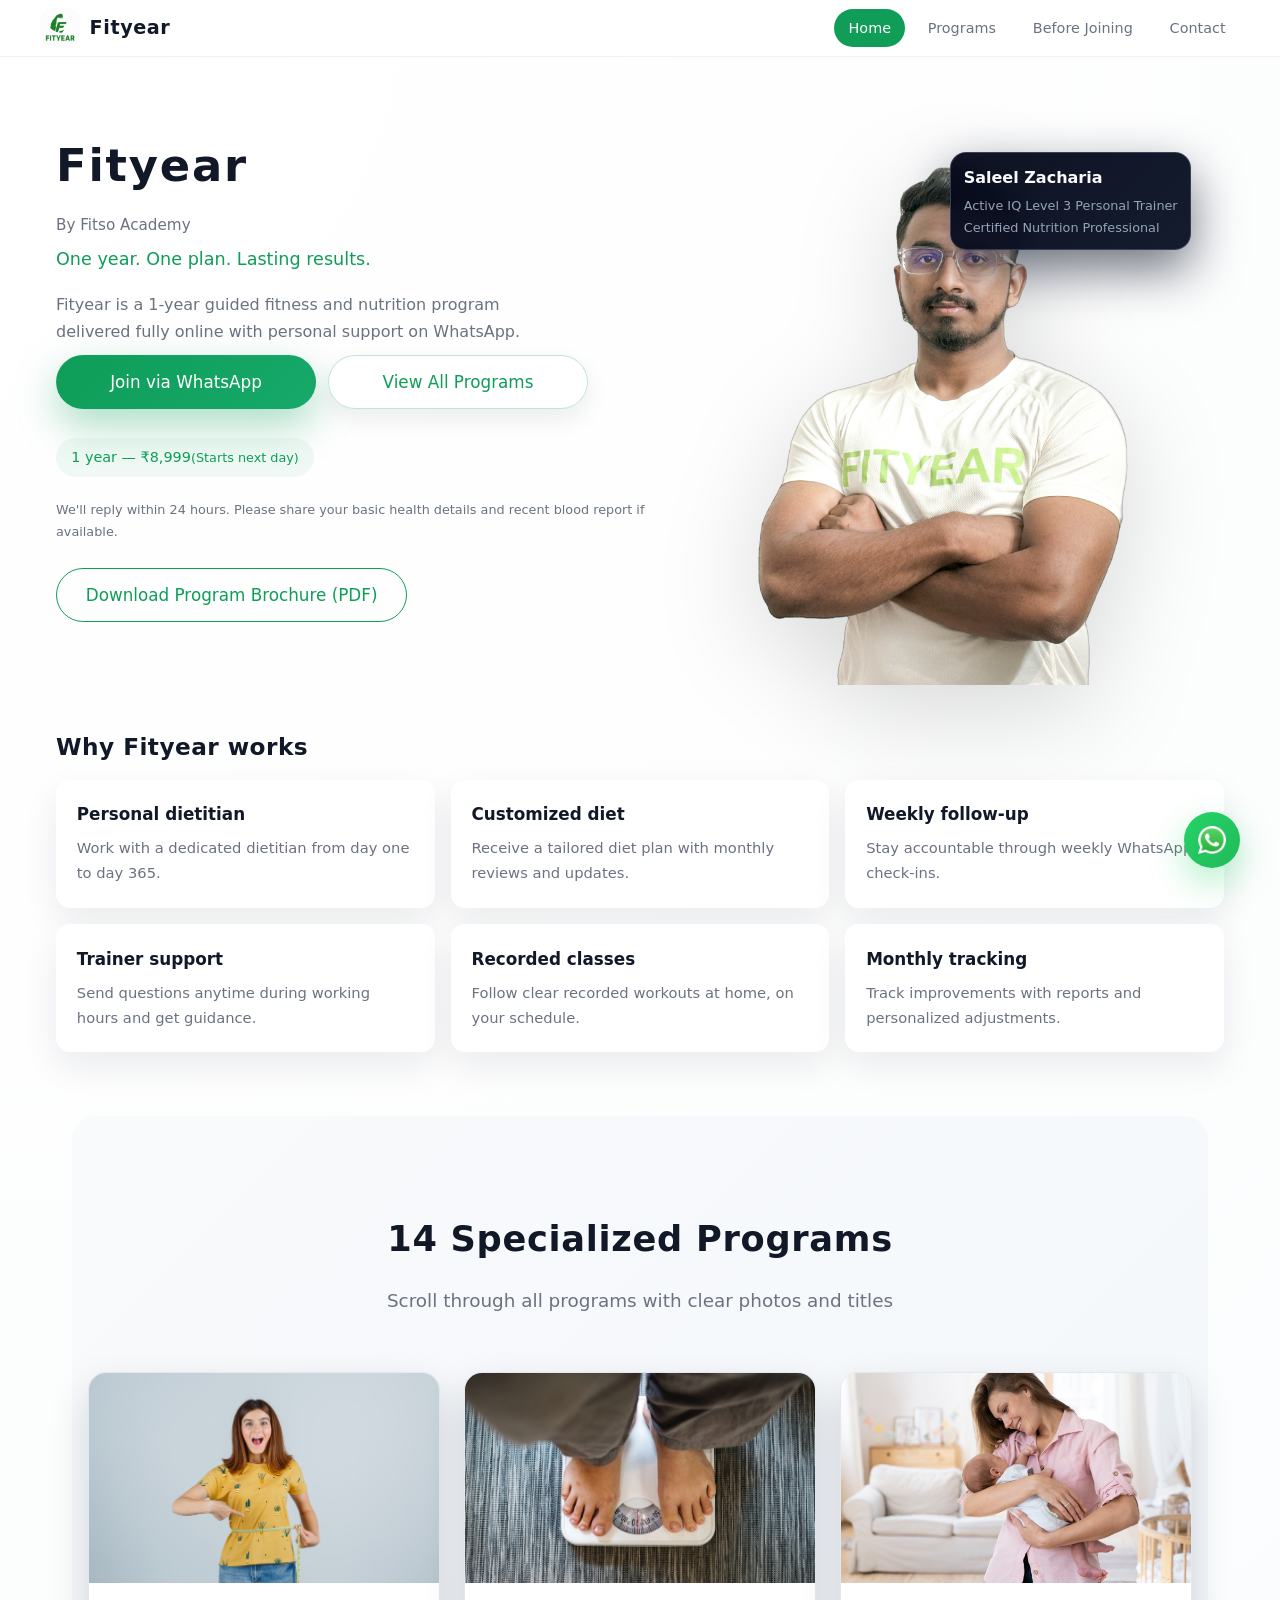
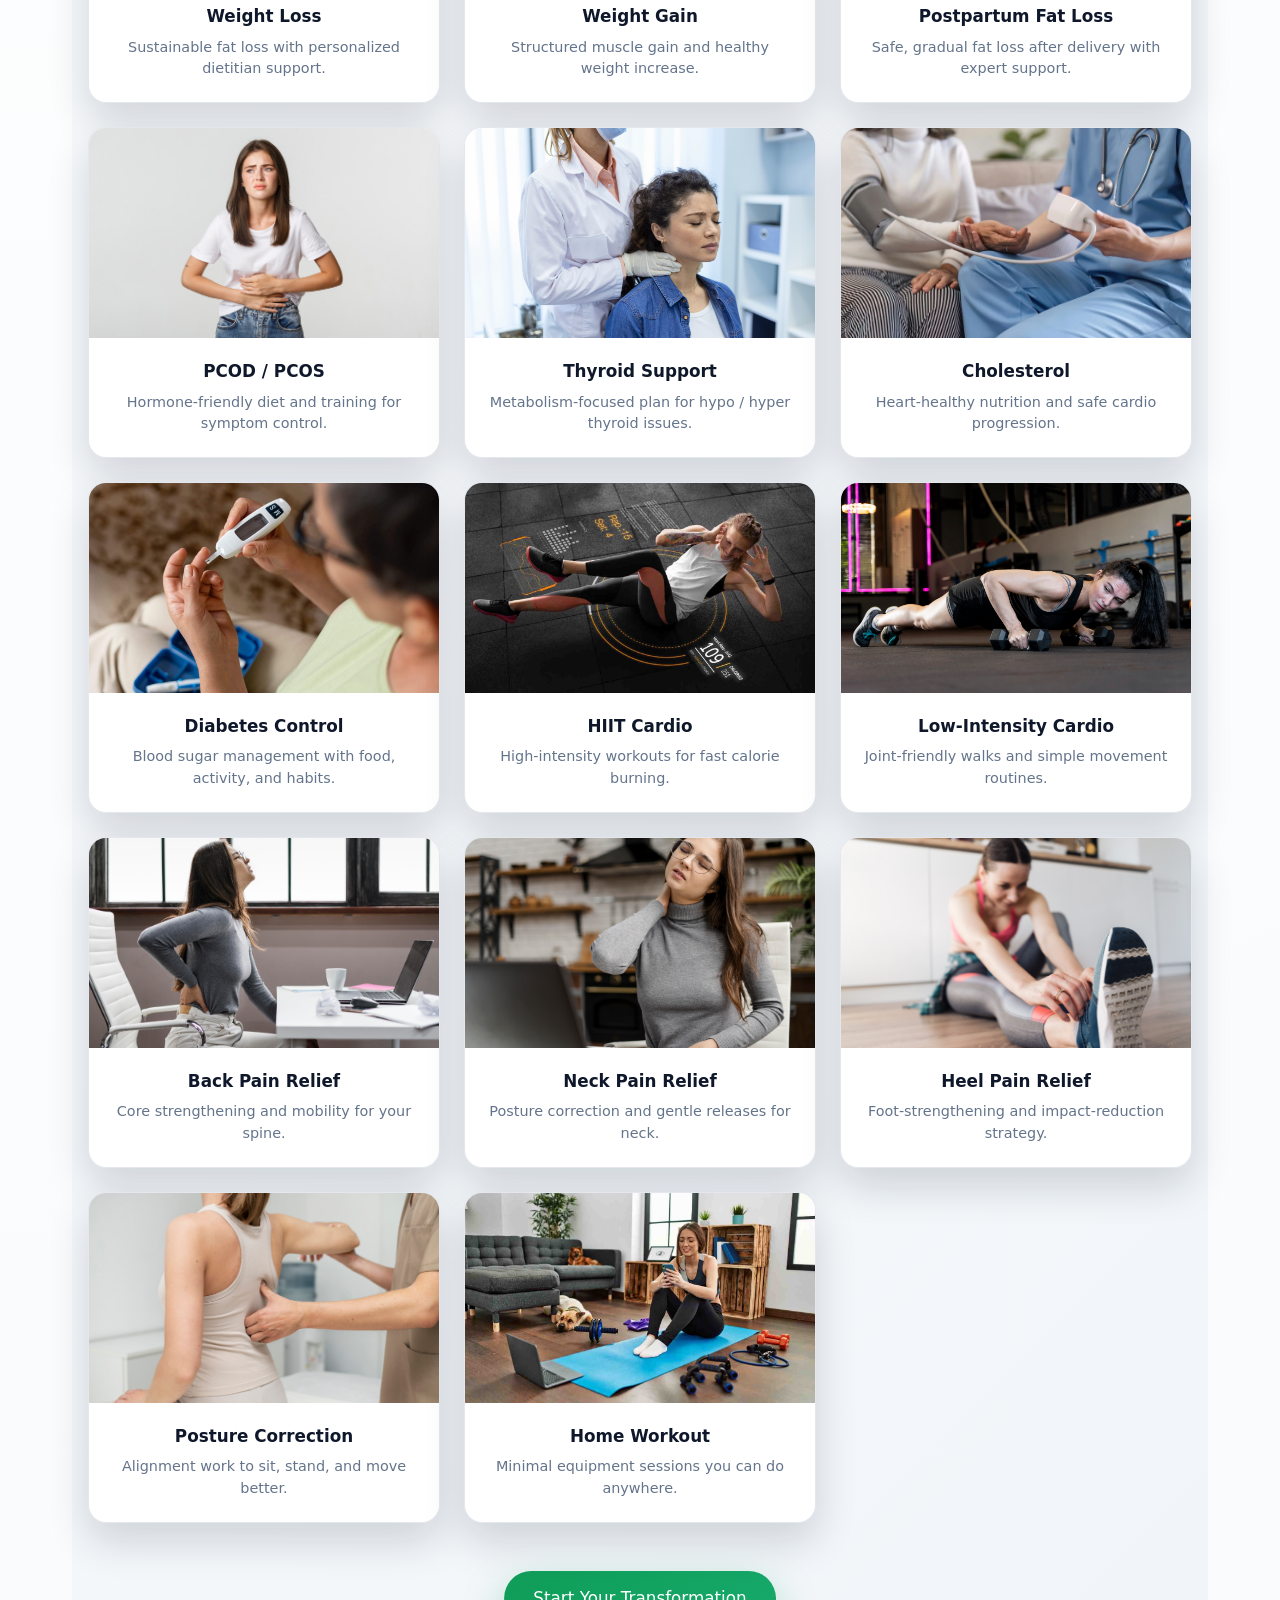
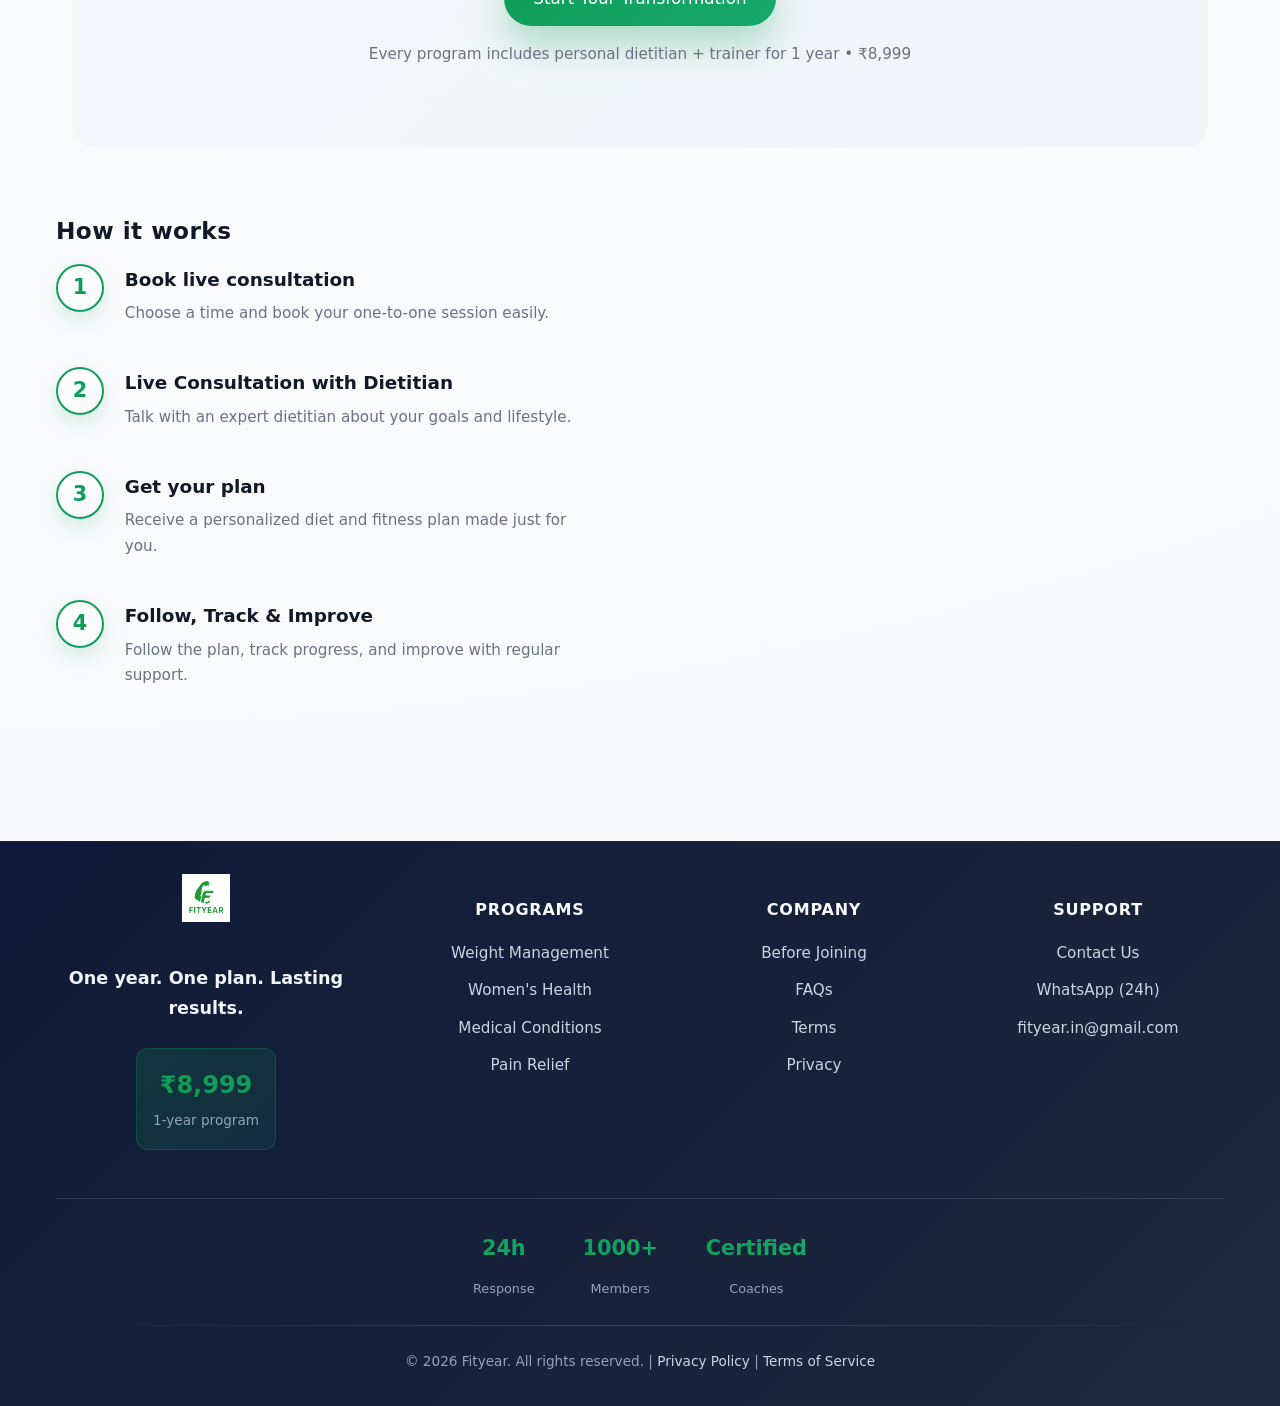
<file: index.html>
<!DOCTYPE html>
<html lang="en">
<head>
  <meta charset="UTF-8" />
  <title>Fityear — 1-Year Fitness Program</title>
  <meta name="viewport" content="width=device-width, initial-scale=1" />
  <meta name="description" content="Fityear: 1-year fitness transformation with personal dietitian, trainer support, and 14 specialized programs. Join via WhatsApp for ₹4,999." />

  <!-- Open Graph -->
  <meta property="og:title" content="Fityear — 1-Year Fitness Program" />
  <meta property="og:description" content="14 specialized programs: Weight loss, PCOD/PCOS, diabetes, thyroid, postpartum, pain relief + more. Personal support via WhatsApp." />
  <meta property="og:type" content="website" />
  <meta property="og:url" content="https://fityear.example.com/" />
  <meta property="og:image" content="https://fityear.example.com/assets/logo.png" />
 <script>
    (function(w,d,s,l,i){w[l]=w[l]||[];w[l].push({'gtm.start':
    new Date().getTime(),event:'gtm.js'});var f=d.getElementsByTagName(s)[0],
    j=d.createElement(s),dl=l!='dataLayer'?'&l='+l:'';j.async=true;j.src=
    'https://www.googletagmanager.com/gtm.js?id='+i+dl;f.parentNode.insertBefore(j,f);
    })(window,document,'script','dataLayer','GTM-K8V83WMB');
  </script>
  <link rel="icon" type="image/png" href="assets/favicon-32x32.png" />
  <link rel="stylesheet" href="styles.css" />
  <style>
    /* TIGHTER TOP SPACING - Everything moved UP */
    .site-header { padding-block: 0.5rem; }
    main { padding-top: 0.25rem; }
    .hero { margin-top: 0.25rem; row-gap: 1rem; }
    .hero-text { margin-bottom: 0.6rem; }
    .btn-large { padding: 0.75rem 1.8rem; }
    .hero-overlay { top: 12%; right: 6%; }
    
    /* FIXED COACH CARD - Perfect styling */
    .coach-container { width: 400px; height: 620px; }
    .coach-image { width: 100%; height: 100%; object-fit: cover; }
   .coach-bio-card {
  margin-top: 0.8rem;     /* move closer to hair */
  padding: 0.7rem 0.8rem;
  border-radius: 16px;
  background: linear-gradient(135deg, rgba(2,6,23,0.95), rgba(15,23,42,0.98));
  border: 1px solid rgba(148,163,184,0.3);
  color: #e5e7eb;
  font-size: 0.82rem;
  box-shadow: 0 20px 50px rgba(15,23,42,0.6);
  backdrop-filter: blur(12px);
  margin-left: 1.1rem;     /* small right shift */
  width: fit-content;
}

/* Desktop – a bit more right */
@media (min-width: 3042px) {
  .coach-bio-card {
    margin-left: 35rem;
  }
}

/* Mobile – right + slightly up */
@media (max-width: 800px) {
  .hero-overlay {
    position: absolute;
    top: 8%;           /* slightly higher on small screens */
    right: 50%;
  }

  .coach-bio-card {
    margin-top: 0;     /* overlay handles vertical */
    margin-left: 18rem;  /* center under face */
    transform: translate(0.3rem, 0.4rem); /* small offset over face */
    padding: 0.9rem 0.8rem;
    font-size: 0.78rem;
  }
}

    .coach-name {
      margin: 0 0 0.2rem;
      font-weight: 700;
      font-size: 1rem;
      color: #f8fafc;
    }
    .coach-role {
      margin: 0;
      font-size: 0.8rem;
      color: #94a3b8;
      font-weight: 500;
    }
    
    @media (max-width: 800px) {
      .coach-container { width: 420px; height: 530px; }
      .hero-overlay { top: 10%; right: 4%; }
    }
    
    /* PERFECT PROGRAM CARDS - TAP TO REVEAL */
    /* Premium program cards – always visible text */
.premium-programs-grid {
  display: grid;
  grid-template-columns: repeat(auto-fit, minmax(260px, 1fr));
  gap: 1.5rem;
  max-width: 1200px;
  margin: 2rem auto;
}

.program-card {
  background: #ffffff;
  border-radius: 18px;
  overflow: hidden;
  box-shadow: 0 18px 40px rgba(15, 23, 42, 0.16);
  border: 1px solid rgba(148, 163, 184, 0.25);
  display: flex;
  flex-direction: column;
  transition: transform 0.25s ease, box-shadow 0.25s ease, border-color 0.25s ease;
}

.program-card:hover {
  transform: translateY(-6px);
  box-shadow: 0 24px 60px rgba(15, 118, 110, 0.25);
  border-color: rgba(22, 163, 74, 0.55);
}

.program-image-wrap {
  position: relative;
  width: 100%;
  padding-top: 60%; /* 5:3 ratio */
  overflow: hidden;
}

.program-image-wrap img {
  position: absolute;
  inset: 0;
  width: 100%;
  height: 100%;
  object-fit: cover;
  transform: scale(1.02);
  transition: transform 0.35s ease;
}

.program-card:hover .program-image-wrap img {
  transform: scale(1.07);
}

.program-body {
  padding: 1.2rem 1.3rem 1.4rem;
}

.program-body h3 {
  font-size: 1.05rem;
  font-weight: 700;
  margin: 0 0 0.35rem;
  color: #0f172a;
}

.program-body p {
  margin: 0;
  font-size: 0.9rem;
  color: #64748b;
  line-height: 1.5;
}

    
  </style>
</head>
<body>
  <header class="site-header">
    <a href="index.html" class="logo-link">
      <img src="assets/logo.png" alt="Fityear logo" class="logo" loading="lazy" />
      <span class="brand-name">Fityear</span>
    </a>
    <nav class="main-nav" aria-label="Main navigation">
      <button class="nav-toggle" aria-expanded="false" aria-controls="nav-menu">
        <span class="sr-only">Toggle navigation</span>
        ☰
      </button>
      <ul id="nav-menu" class="nav-menu">
        <li><a href="index.html#home" class="nav-link active">Home</a></li>
        <li><a href="programs.html" class="nav-link">Programs</a></li>
        <li><a href="onboarding.html" class="nav-link">Before Joining</a></li>
        <li><a href="contact.html" class="nav-link">Contact</a></li>
      </ul>
    </nav>
  </header>

  <main id="home">
    <!-- Hero Section - FIXED COACH CARD -->
    <section class="hero" aria-labelledby="hero-title">
      <div class="hero-content">
    <h1 id="hero-title">Fityear</h1>
<p class="hero-subtitle">By Fitso Academy</p>

     
        <p class="tagline">One year. One plan. Lasting results.</p>
        <p class="hero-text">
          Fityear is a 1-year guided fitness and nutrition program delivered fully online with personal support on WhatsApp.
        </p>
        <div class="hero-actions">
          <a href="https://wa.me/918075049374?text=Hello%20Fityear!%20I'd%20like%20to%20join%20the%201-year%20program%20for%20%E2%82%B98,999.%20My%20name%20is%20[Your%20Name]." class="btn btn-primary btn-large">
            Join via WhatsApp
          </a>
          <a href="#programs" class="btn btn-secondary btn-large">View All Programs</a>
        </div>
        <p class="price-badge">1 year — ₹8,999 <span class="price-note">(Starts next day)</span></p>
        <p class="microcopy">We'll reply within 24 hours. Please share your basic health details and recent blood report if available.</p>
        <a href="assets/Fityear-brochure.pdf" class="btn btn-outline btn-large hero-brochure" download>
          Download Program Brochure (PDF)
        </a>
      </div>

      <div class="hero-visual">
        <div class="coach-container">
          <img src="assets/coach.png" alt="Fityear coach Saleel Zacharia (Active IQ Level 3)" class="coach-image" loading="lazy" />
        </div>
        <div class="hero-overlay">
          <div class="hero-card">
            <div class="hero-pill">
              <span class="pill-dot"></span>
              <span class="pill-text">14 Specialized Programs</span>
            </div>
          </div>
          <div class="coach-bio-card">
            <p class="coach-name">Saleel Zacharia</p>
            <p class="coach-role">Active IQ Level 3 Personal Trainer</p>
            <p class="coach-role">Certified Nutrition Professional</p>
          </div>
        </div>
      </div>
    </section>

    <!-- Features Section -->
    <section class="features" aria-labelledby="features-title">
      <h2 id="features-title">Why Fityear works</h2>
      <div class="features-grid">
        <article class="feature-card"><h3>Personal dietitian</h3><p>Work with a dedicated dietitian from day one to day 365.</p></article>
        <article class="feature-card"><h3>Customized diet</h3><p>Receive a tailored diet plan with monthly reviews and updates.</p></article>
        <article class="feature-card"><h3>Weekly follow-up</h3><p>Stay accountable through weekly WhatsApp check-ins.</p></article>
        <article class="feature-card"><h3>Trainer support</h3><p>Send questions anytime during working hours and get guidance.</p></article>
        <article class="feature-card"><h3>Recorded classes</h3><p>Follow clear recorded workouts at home, on your schedule.</p></article>
        <article class="feature-card"><h3>Monthly tracking</h3><p>Track improvements with reports and personalized adjustments.</p></article>
      </div>
    </section>



    <!-- 14 PERFECT PROGRAM PHOTO CARDS - TAP TO SHOW DETAILS -->
       <!-- 14 PREMIUM PROGRAM CARDS (always visible) -->
    <section id="programs" class="programs-professional">
      <div class="section-header">
        <h2>14 Specialized Programs</h2>
        <p>Scroll through all programs with clear photos and titles</p>
      </div>

      <div class="programs-grid premium-programs-grid">
        <!-- Weight Loss -->
        <article class="program-card">
          <div class="program-image-wrap">
            <img src="assets/Loss weight .jpg" alt="Weight Loss" loading="lazy">
          </div>
          <div class="program-body">
            <h3>Weight Loss</h3>
            <p>Sustainable fat loss with personalized dietitian support.</p>
          </div>
        </article>

        <!-- Weight Gain -->
        <article class="program-card">
          <div class="program-image-wrap">
            <img src="assets/Gain weight.jpg" alt="Weight Gain" loading="lazy">
          </div>
          <div class="program-body">
            <h3>Weight Gain</h3>
            <p>Structured muscle gain and healthy weight increase.</p>
          </div>
        </article>

        <!-- Postpartum -->
        <article class="program-card">
          <div class="program-image-wrap">
            <img src="assets/Postpartum fat.jpg" alt="Postpartum" loading="lazy">
          </div>
          <div class="program-body">
            <h3>Postpartum Fat Loss</h3>
            <p>Safe, gradual fat loss after delivery with expert support.</p>
          </div>
        </article>

        <!-- PCOD/PCOS -->
        <article class="program-card">
          <div class="program-image-wrap">
            <img src="assets/Pcodpcos.png" alt="PCOD/PCOS" loading="lazy">
          </div>
          <div class="program-body">
            <h3>PCOD / PCOS</h3>
            <p>Hormone-friendly diet and training for symptom control.</p>
          </div>
        </article>

        <!-- Thyroid -->
        <article class="program-card">
          <div class="program-image-wrap">
            <img src="assets/Thyroid .jpg" alt="Thyroid" loading="lazy">
          </div>
          <div class="program-body">
            <h3>Thyroid Support</h3>
            <p>Metabolism-focused plan for hypo / hyper thyroid issues.</p>
          </div>
        </article>

        <!-- Cholesterol -->
        <article class="program-card">
          <div class="program-image-wrap">
            <img src="assets/cholesterol.webp" alt="Cholesterol" loading="lazy">
          </div>
          <div class="program-body">
            <h3>Cholesterol</h3>
            <p>Heart-healthy nutrition and safe cardio progression.</p>
          </div>
        </article>

        <!-- Diabetes -->
        <article class="program-card">
          <div class="program-image-wrap">
            <img src="assets/Diabetes .jpg" alt="Diabetes" loading="lazy">
          </div>
          <div class="program-body">
            <h3>Diabetes Control</h3>
            <p>Blood sugar management with food, activity, and habits.</p>
          </div>
        </article>

        <!-- HIIT Cardio -->
        <article class="program-card">
          <div class="program-image-wrap">
            <img src="assets/HIIT.jpg" alt="HIIT Cardio" loading="lazy">
          </div>
          <div class="program-body">
            <h3>HIIT Cardio</h3>
            <p>High-intensity workouts for fast calorie burning.</p>
          </div>
        </article>

        <!-- Low Intensity -->
        <article class="program-card">
          <div class="program-image-wrap">
            <img src="assets/Low intensity .jpg" alt="Low Intensity" loading="lazy">
          </div>
          <div class="program-body">
            <h3>Low-Intensity Cardio</h3>
            <p>Joint-friendly walks and simple movement routines.</p>
          </div>
        </article>

        <!-- Back Pain -->
        <article class="program-card">
          <div class="program-image-wrap">
            <img src="assets/Back pain.jpg" alt="Back Pain" loading="lazy">
          </div>
          <div class="program-body">
            <h3>Back Pain Relief</h3>
            <p>Core strengthening and mobility for your spine.</p>
          </div>
        </article>

        <!-- Neck Pain -->
        <article class="program-card">
          <div class="program-image-wrap">
            <img src="assets/Neck pain.jpg" alt="Neck Pain" loading="lazy">
          </div>
          <div class="program-body">
            <h3>Neck Pain Relief</h3>
            <p>Posture correction and gentle releases for neck.</p>
          </div>
        </article>

        <!-- Heel Pain -->
        <article class="program-card">
          <div class="program-image-wrap">
            <img src="assets/Heel pain.jpg" alt="Heel Pain" loading="lazy">
          </div>
          <div class="program-body">
            <h3>Heel Pain Relief</h3>
            <p>Foot-strengthening and impact-reduction strategy.</p>
          </div>
        </article>

        <!-- Posture -->
        <article class="program-card">
          <div class="program-image-wrap">
            <img src="assets/Posture correcting.jpg" alt="Posture Correction" loading="lazy">
          </div>
          <div class="program-body">
            <h3>Posture Correction</h3>
            <p>Alignment work to sit, stand, and move better.</p>
          </div>
        </article>

        <!-- Home Workout -->
        <article class="program-card">
          <div class="program-image-wrap">
            <img src="assets/Home workout.jpg" alt="Home Workout" loading="lazy">
          </div>
          <div class="program-body">
            <h3>Home Workout</h3>
            <p>Minimal equipment sessions you can do anywhere.</p>
          </div>
        </article>
      </div>

      <div style="text-align: center; margin-top: 3rem;">
        <a href="https://wa.me/918075049374?text=Hello%20Fityear!%20I'm%20interested%20in%20the%20[PROGRAM]%20program." class="btn btn-primary btn-large">
          Start Your Transformation
        </a>
        <p style="color: var(--color-muted); margin-top: 1rem; font-size: 0.95rem;">
          Every program includes personal dietitian + trainer for 1 year • ₹8,999
        </p>
      </div>
    </section>

   
  
  
  <!-- How it works (4 steps) -->
  <section class="how-it-works" aria-labelledby="how-title">
      <h2 id="how-title">How it works</h2>
      <ol class="steps-list">
        <li><div class="step-number">1</div><div class="step-content"><h3>Book live consultation</h3><p>Choose a time and book your one-to-one session easily.</p></div></li>
        <li><div class="step-number">2</div><div class="step-content"><h3>Live Consultation with Dietitian</h3><p>Talk with an expert dietitian about your goals and lifestyle.</p></div></li>
        <li><div class="step-number">3</div><div class="step-content"><h3>Get your plan</h3><p>Receive a personalized diet and fitness plan made just for you.</p></div></li>
        <li><div class="step-number">4</div><div class="step-content"><h3>Follow, Track & Improve</h3><p>Follow the plan, track progress, and improve with regular support.</p></div></li>
      </ol>
    </section>
</main>
  <!-- PREMIUM Footer -->
  <footer class="site-footer premium-footer">
    <div class="footer-container">
      <div class="footer-main">
        <div class="footer-brand-section">
          <img src="assets/logo.png" alt="Fityear logo" class="footer-logo-premium" loading="lazy" />
          <p class="footer-tagline-premium">One year. One plan. Lasting results.</p>
          <div class="footer-price-badge">
            <span class="price-main">₹8,999</span>
            <span class="price-duration">1-year program</span>
          </div>
        </div>
        <div class="footer-links-grid">
          <div class="footer-column">
            <h4>Programs</h4>
            <ul>
              <li><a href="programs.html#weight">Weight Management</a></li>
              <li><a href="programs.html#women">Women's Health</a></li>
              <li><a href="programs.html#medical">Medical Conditions</a></li>
              <li><a href="programs.html#pain">Pain Relief</a></li>
            </ul>
          </div>
          <div class="footer-column">
            <h4>Company</h4>
            <ul>
              <li><a href="onboarding.html">Before Joining</a></li>
              <li><a href="contact.html#faqs">FAQs</a></li>
              <li><a href="contact.html#terms">Terms</a></li>
              <li><a href="contact.html#privacy">Privacy</a></li>
            </ul>
          </div>
          <div class="footer-column">
            <h4>Support</h4>
            <ul>
              <li><a href="contact.html#contact-options">Contact Us</a></li>
              <li><a href="https://wa.me/918075049374">WhatsApp (24h)</a></li>
              <li><a href="mailto:hello@fityear.com">fityear.in@gmail.com</a></li>
            </ul>
          </div>
        </div>
      </div>
      <div class="footer-bottom">
        <div class="footer-trust">
          <div class="trust-item-small"><span class="trust-number">24h</span><span>Response</span></div>
          <div class="trust-item-small"><span class="trust-number">1000+</span><span>Members</span></div>
          <div class="trust-item-small"><span class="trust-number">Certified</span><span>Coaches</span></div>
        </div>
        <div class="footer-divider"></div>
        <p class="footer-copy-premium">
          &copy; <span id="year"></span> Fityear. All rights reserved. | 
          <a href="contact.html#privacy">Privacy Policy</a> | 
          <a href="contact.html#terms">Terms of Service</a>
        </p>
      </div>
    </div>
  </footer>

  <!-- Floating WhatsApp -->
  <a href="https://wa.me/918075049374?text=Hello%20Fityear!%20I'd%20like%20to%20join%20the%20[PROGRAM]%20for%20%E2%82%B94,999.%20My%20name%20is%20[Your%20Name]." class="floating-whatsapp" aria-label="Chat on WhatsApp">
    <img src="assets/whatsapp.png" alt="" loading="lazy" />
  </a>
<noscript>
    <iframe src="https://www.googletagmanager.com/ns.html?id=GTM-K8V83WMB"
            height="0" width="0" style="display:none;visibility:hidden"></iframe>
  </noscript>
  <script src="script.js"></script>
  
</body>
</html>
</file>
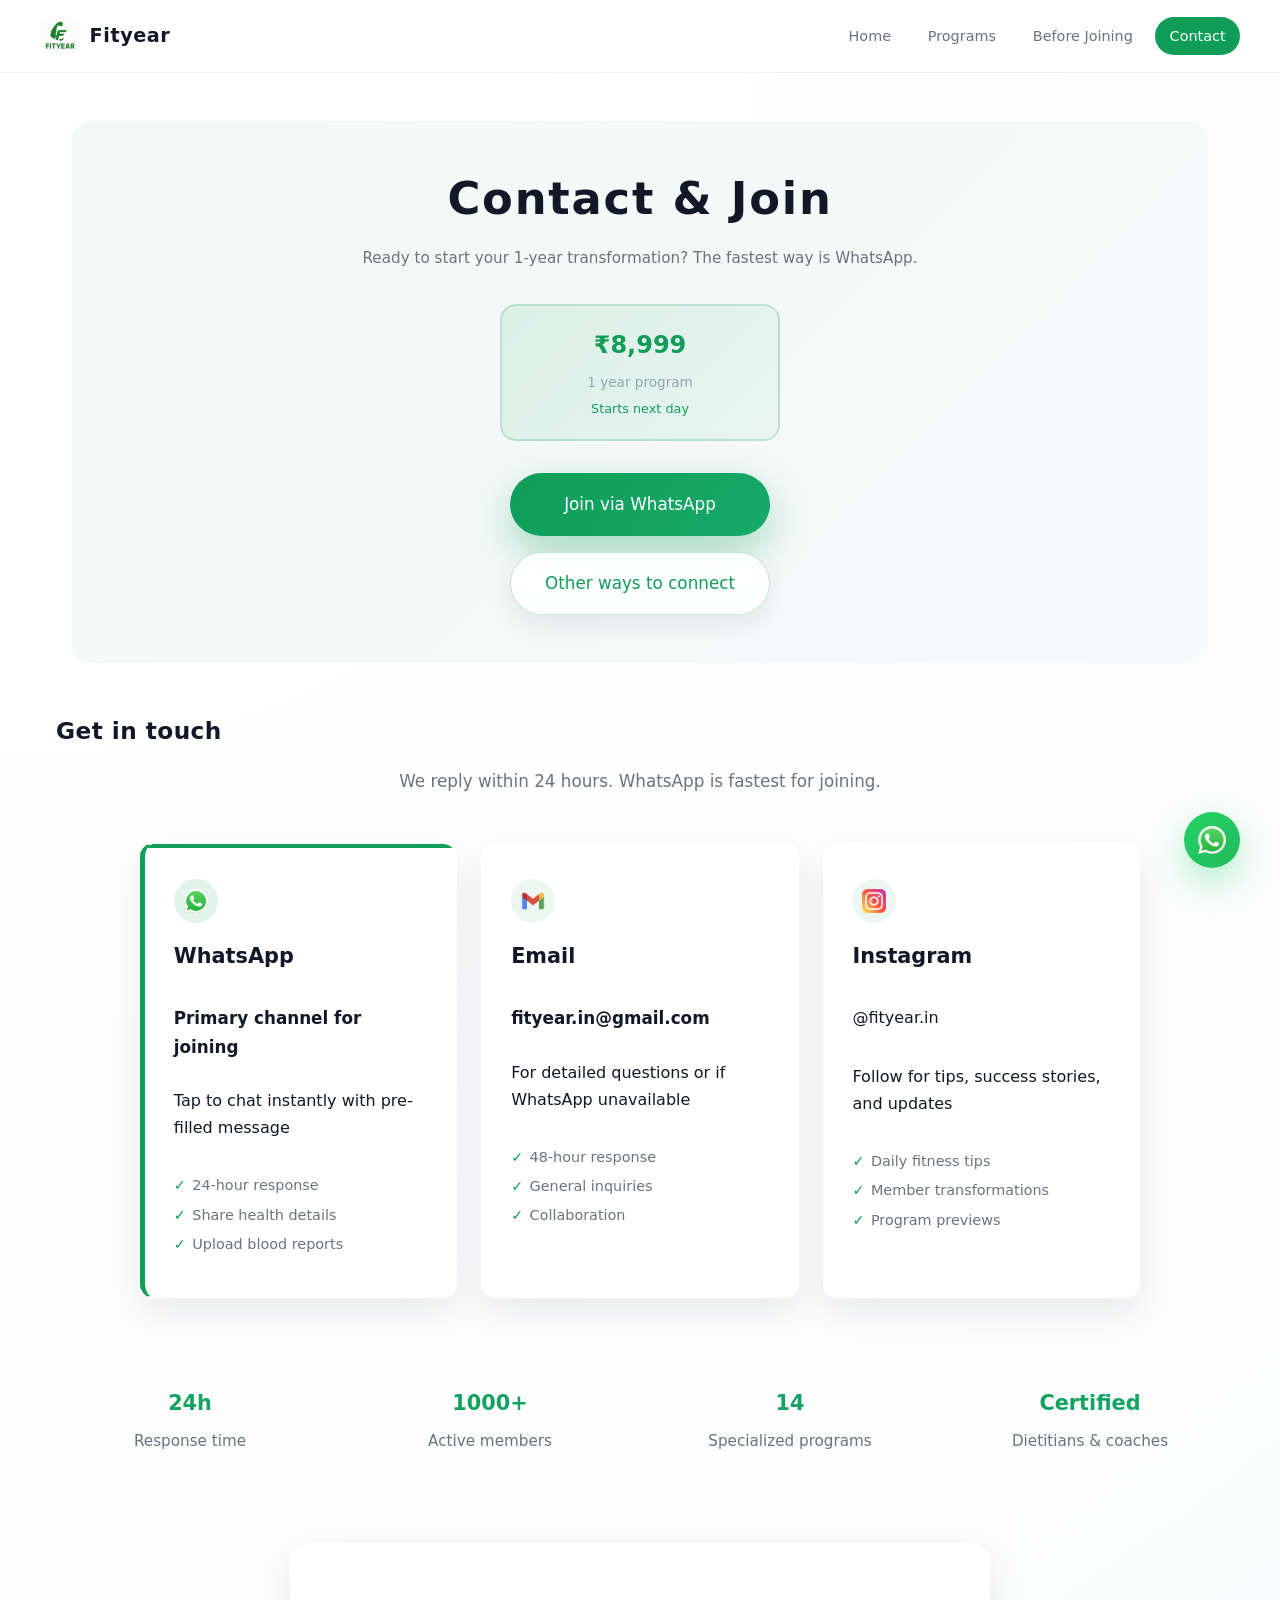
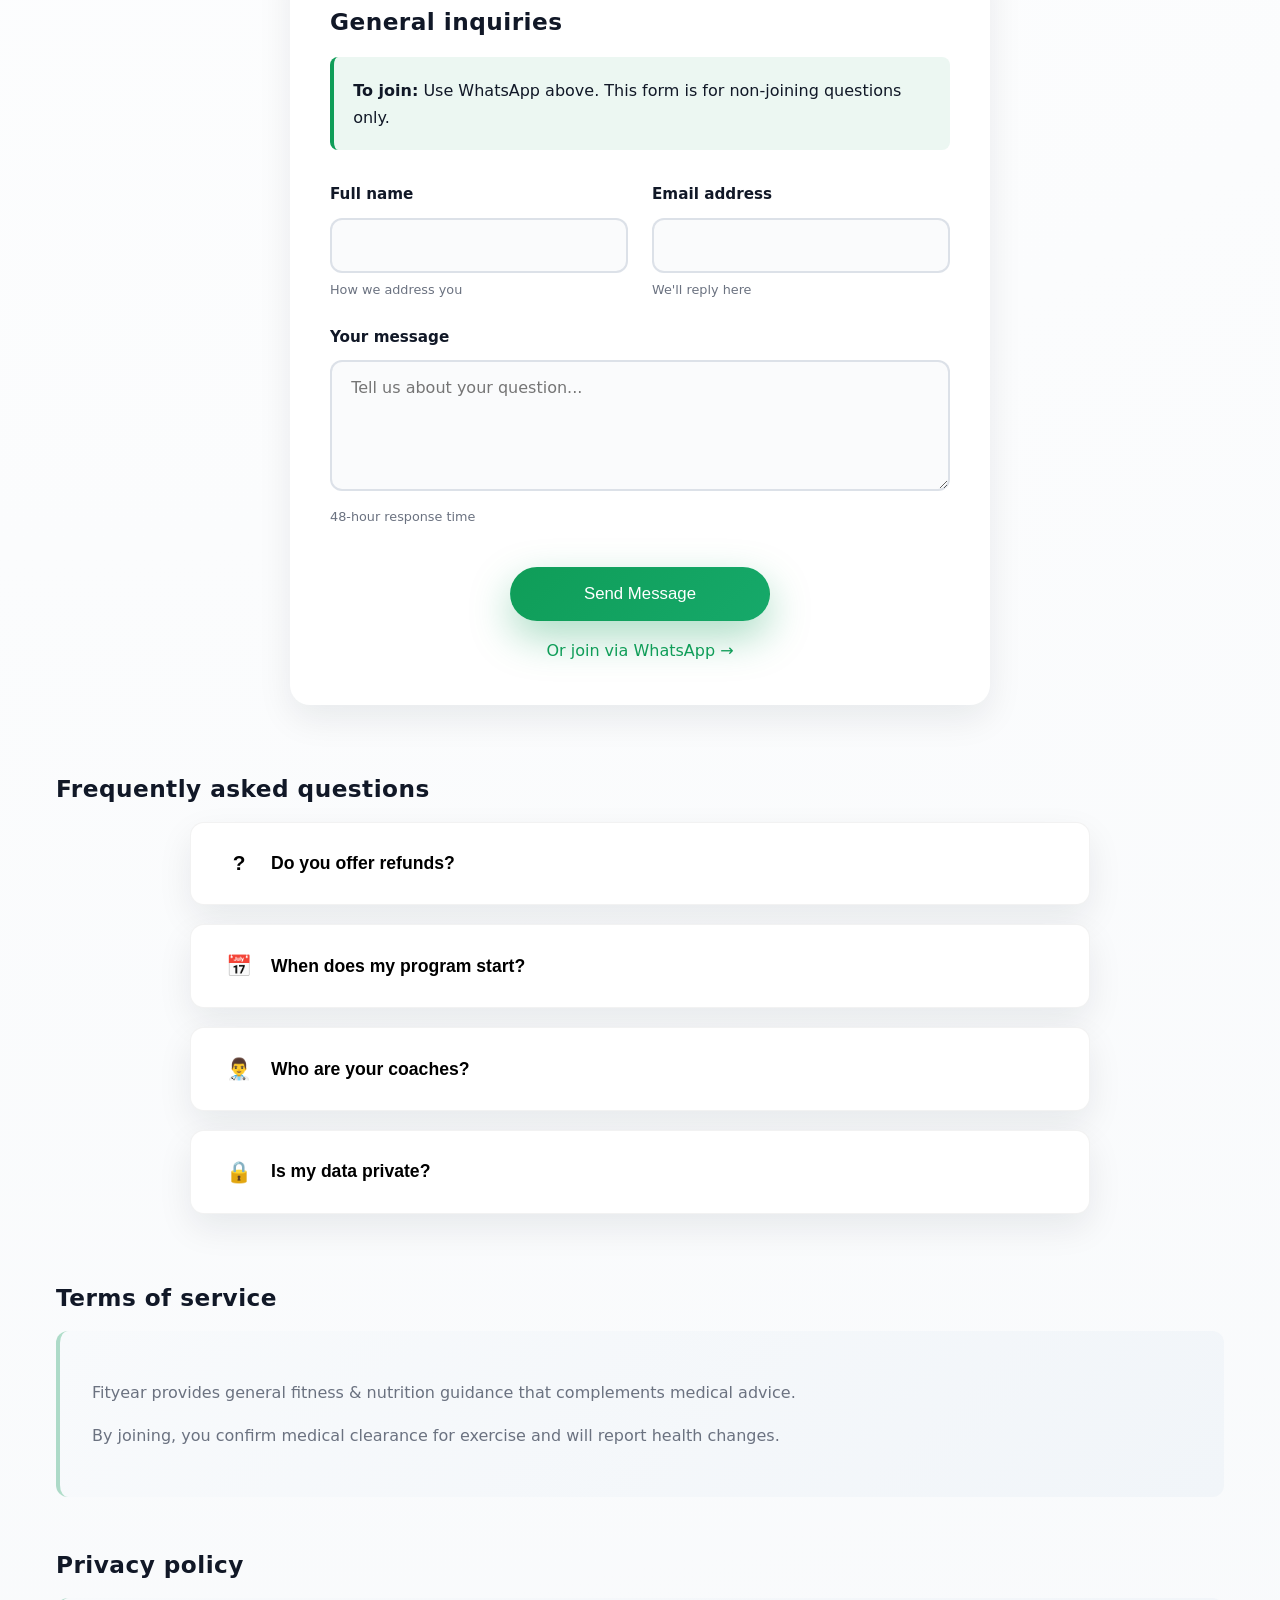
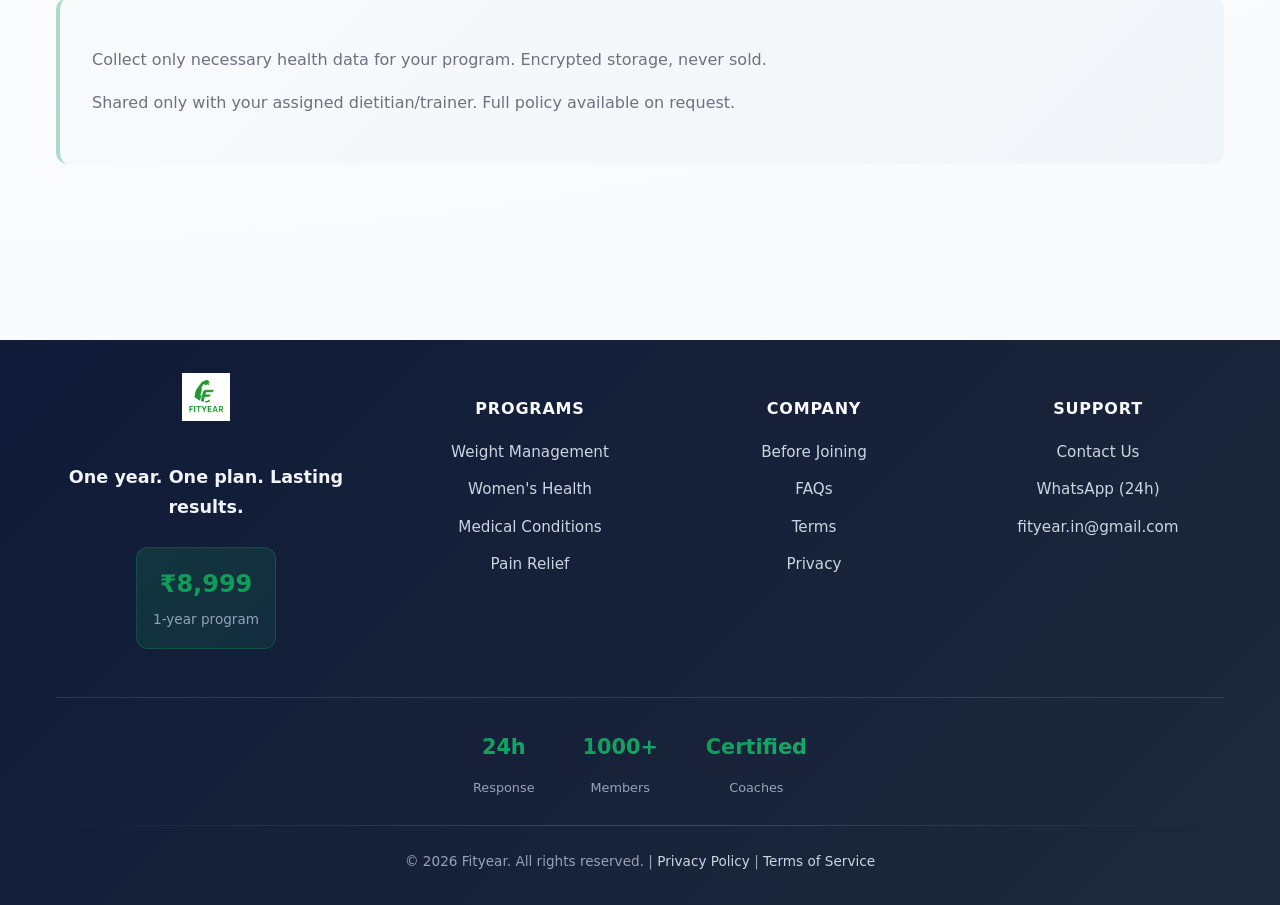
<file: contact.html>
<!DOCTYPE html>
<html lang="en">
<head>
  <meta charset="UTF-8" />
  <title>Contact & Join — Fityear</title>
  <meta name="viewport" content="width=device-width, initial-scale=1" />
  <meta name="description" content="Contact Fityear team via WhatsApp (preferred), email, or Instagram. Join 1-year program for ₹4,999. FAQs, terms, and privacy policy included." />

  <!-- Open Graph -->
  <meta property="og:title" content="Contact & Join — Fityear" />
  <meta property="og:description" content="Fastest way to join: WhatsApp. 1-year fitness program ₹4,999. Personal dietitian + trainer support. Reply within 24 hours." />
  <meta property="og:type" content="website" />
  <meta property="og:url" content="https://fityear.in/contact.html" />
  <meta property="og:image" content="https://fityear.in/assets/logo.png" />

  <link rel="icon" type="image/png" href="assets/android-chrome-512x512.png" />
  <link rel="stylesheet" href="styles.css" />
</head>
<body>
  <header class="site-header">
    <a href="index.html" class="logo-link">
      <img src="assets/logo.png" alt="Fityear logo" class="logo" loading="lazy" />
      <span class="brand-name">Fityear</span>
    </a>
    <nav class="main-nav" aria-label="Main navigation">
      <button class="nav-toggle" aria-expanded="false" aria-controls="nav-menu">
        <span class="sr-only">Toggle navigation</span>
        ☰
      </button>
      <ul id="nav-menu" class="nav-menu">
        <li><a href="index.html#home" class="nav-link">Home</a></li>
        <li><a href="programs.html" class="nav-link">Programs</a></li>
        <li><a href="onboarding.html" class="nav-link">Before Joining</a></li>
        <li><a href="contact.html" class="nav-link active">Contact</a></li>
      </ul>
    </nav>
  </header>

  <main class="page-main">
    <!-- Hero Section -->
    <section class="contact-hero" aria-labelledby="contact-hero-title">
      <div class="hero-content">
        <h1 id="contact-hero-title">Contact & Join</h1>
        <p class="hero-subtitle">
          Ready to start your 1-year transformation? The fastest way is WhatsApp.
        </p>
        <div class="price-badge-large">
          <span class="price-main">₹8,999</span>
          <span class="price-duration">1 year program</span>
          <span class="price-note">Starts next day</span>
        </div>
        <div class="quick-actions">
          <a href="https://wa.me/918075049374?text=Hello%20Fityear!%20I'd%20like%20to%20join%20the%201-year%20program%20for%20%E2%82%B98,999.%20My%20name%20is%20[Your%20Name]." class="btn btn-primary btn-large">
            Join via WhatsApp
          </a>
          <a href="#contact-options" class="btn btn-secondary btn-large">
            Other ways to connect
          </a>
        </div>
      </div>
    </section>

    <!-- Premium Contact Options -->
    <section id="contact-options" class="contact-options" aria-label="Contact methods">
  <h2>Get in touch</h2>
  <p class="section-subtitle">We reply within 24 hours. WhatsApp is fastest for joining.</p>
  
  <div class="contact-grid">
    <!-- WhatsApp (Primary) -->
    <a href="https://wa.me/918075049374?text=Hello%20Fityear!%20I'd%20like%20to%20join%20the%201-year%20program%20for%20%E2%82%B98,999.%20My%20name%20is%20[Your%20Name]." class="contact-card primary-contact" aria-label="Contact via WhatsApp">
      <div class="contact-icon-wrap">
        <img src="assets/whatsapp.png" alt="" class="contact-icon" loading="lazy">
      </div>
      <h3>WhatsApp</h3>
      <p class="contact-main">Primary channel for joining</p>
      <p>Tap to chat instantly with pre-filled message</p>
      <ul class="contact-features">
        <li>24-hour response</li>
        <li>Share health details</li>
        <li>Upload blood reports</li>
      </ul>
    </a>

    <!-- Email -->
    <a href="mailto:hello@fityear.com" class="contact-card" aria-label="Email hello@fityear.com">
      <div class="contact-icon-wrap">
        <img src="assets/email.png" alt="" class="contact-icon" loading="lazy">
      </div>
      <h3>Email</h3>
      <p class="contact-main">fityear.in@gmail.com</p>
      <p>For detailed questions or if WhatsApp unavailable</p>
      <ul class="contact-features">
        <li>48-hour response</li>
        <li>General inquiries</li>
        <li>Collaboration</li>
      </ul>
    </a>

    <!-- Instagram -->
    <a href="https://instagram.com/fityear.in" class="contact-card" target="_blank" rel="noopener noreferrer" aria-label="Follow Fityear,in on Instagram">
      <div class="contact-icon-wrap">
        <img src="assets/instagram.png" alt="" class="contact-icon" loading="lazy">
      </div>
      <h3>Instagram</h3>
      <p>@fityear.in</p>
      <p>Follow for tips, success stories, and updates</p>
      <ul class="contact-features">
        <li>Daily fitness tips</li>
        <li>Member transformations</li>
        <li>Program previews</li>
      </ul>
    </a>
  </div>
</section>


    <!-- Trust Signals -->
    <section class="trust-signals">
      <div class="trust-item">
        <div class="trust-number">24h</div>
        <p>Response time</p>
      </div>
      <div class="trust-item">
        <div class="trust-number">1000+</div>
        <p>Active members</p>
      </div>
      <div class="trust-item">
        <div class="trust-number">14</div>
        <p>Specialized programs</p>
      </div>
      <div class="trust-item">
        <div class="trust-number">Certified</div>
        <p>Dietitians & coaches</p>
      </div>
    </section>

    <!-- Premium Contact Form -->
    <section class="contact-form-section" aria-labelledby="contact-form-title">
      <div class="form-container">
        <h2 id="contact-form-title">General inquiries</h2>
        <p class="form-note">
          <strong>To join:</strong> Use WhatsApp above. This form is for non-joining questions only.
        </p>
        <form action="https://formspree.io/f/xpwvyyey" method="POST" class="premium-form">
          <div class="form-row">
            <div class="form-field">
              <label for="name">Full name</label>
              <input id="name" name="name" type="text" required aria-describedby="name-help" />
              <small id="name-help" class="field-help">How we address you</small>
            </div>
            <div class="form-field">
              <label for="email">Email address</label>
              <input id="email" name="_replyto" type="email" required aria-describedby="email-help" />
              <small id="email-help" class="field-help">We'll reply here</small>
            </div>
          </div>
          
          <div class="form-field full-width">
            <label for="message">Your message</label>
            <textarea id="message" name="message" rows="5" required aria-describedby="message-help" placeholder="Tell us about your question..."></textarea>
            <small id="message-help" class="field-help">48-hour response time</small>
          </div>
          
          <div class="form-actions">
            <button type="submit" class="btn btn-primary btn-large">Send Message</button>
            <a href="#contact-options" class="whatsapp-preferred">Or join via WhatsApp →</a>
          </div>
        </form>
      </div>
    </section>

    <!-- Premium FAQ Accordion -->
    <section id="faqs" class="faq-section" aria-labelledby="faq-title">
      <h2 id="faq-title">Frequently asked questions</h2>
      
      <div class="faq-grid">
        <div class="faq-item">
          <button class="faq-question" aria-expanded="false" aria-controls="faq-1">
            <span class="faq-icon">?</span>
            Do you offer refunds?
          </button>
          <div class="faq-answer" id="faq-1" hidden>
            <p>Fees are non-refundable once your personalized 1-year plan begins, as dietitian and trainer work starts immediately after onboarding.</p>
          </div>
        </div>

        <div class="faq-item">
          <button class="faq-question" aria-expanded="false" aria-controls="faq-2">
            <span class="faq-icon">📅</span>
            When does my program start?
          </button>
          <div class="faq-answer" id="faq-2" hidden>
            <p>Your program starts the <strong>next day</strong> after completing onboarding and confirming your start date with our team.</p>
          </div>
        </div>

        <div class="faq-item">
          <button class="faq-question" aria-expanded="false" aria-controls="faq-3">
            <span class="faq-icon">👨‍⚕️</span>
            Who are your coaches?
          </button>
          <div class="faq-answer" id="faq-3" hidden>
            <p>Certified dietitians and fitness coaches with 5+ years experience working with medical conditions, different age groups, and fitness levels.</p>
          </div>
        </div>

        <div class="faq-item">
          <button class="faq-question" aria-expanded="false" aria-controls="faq-4">
            <span class="faq-icon">🔒</span>
            Is my data private?
          </button>
          <div class="faq-answer" id="faq-4" hidden>
            <p><strong>Yes.</strong> Health data encrypted, used only for your program, never sold. <a href="#privacy">Full policy →</a></p>
          </div>
        </div>
      </div>
    </section>

    <!-- Legal Sections -->
    <section id="terms" class="legal-section">
      <h2>Terms of service</h2>
      <div class="legal-card">
        <p>Fityear provides general fitness & nutrition guidance that complements medical advice.</p>
        <p>By joining, you confirm medical clearance for exercise and will report health changes.</p>
      </div>
    </section>

    <section id="privacy" class="legal-section">
      <h2>Privacy policy</h2>
      <div class="legal-card">
        <p>Collect only necessary health data for your program. Encrypted storage, never sold.</p>
        <p>Shared only with your assigned dietitian/trainer. Full policy available on request.</p>
      </div>
    </section>
  </main>

  <footer class="site-footer premium-footer">
    <div class="footer-container">
      <div class="footer-main">
        <div class="footer-brand-section">
          <img src="assets/logo.png" alt="Fityear logo" class="footer-logo-premium" loading="lazy" />
          <p class="footer-tagline-premium">One year. One plan. Lasting results.</p>
          <div class="footer-price-badge">
            <span class="price-main">₹8,999</span>
            <span class="price-duration">1-year program</span>
          </div>
        </div>
        <div class="footer-links-grid">
          <div class="footer-column">
            <h4>Programs</h4>
            <ul>
              <li><a href="programs.html#weight">Weight Management</a></li>
              <li><a href="programs.html#women">Women's Health</a></li>
              <li><a href="programs.html#medical">Medical Conditions</a></li>
              <li><a href="programs.html#pain">Pain Relief</a></li>
            </ul>
          </div>
          <div class="footer-column">
            <h4>Company</h4>
            <ul>
              <li><a href="onboarding.html">Before Joining</a></li>
              <li><a href="contact.html#faqs">FAQs</a></li>
              <li><a href="contact.html#terms">Terms</a></li>
              <li><a href="contact.html#privacy">Privacy</a></li>
            </ul>
          </div>
          <div class="footer-column">
            <h4>Support</h4>
            <ul>
              <li><a href="contact.html#contact-options">Contact Us</a></li>
              <li><a href="https://wa.me/918075049374">WhatsApp (24h)</a></li>
              <li><a href="mailto:hello@fityear.com">fityear.in@gmail.com</a></li>
            </ul>
          </div>
        </div>
      </div>
      <div class="footer-bottom">
        <div class="footer-trust">
          <div class="trust-item-small"><span class="trust-number">24h</span><span>Response</span></div>
          <div class="trust-item-small"><span class="trust-number">1000+</span><span>Members</span></div>
          <div class="trust-item-small"><span class="trust-number">Certified</span><span>Coaches</span></div>
        </div>
        <div class="footer-divider"></div>
        <p class="footer-copy-premium">
          &copy; <span id="year"></span> Fityear. All rights reserved. | 
          <a href="contact.html#privacy">Privacy Policy</a> | 
          <a href="contact.html#terms">Terms of Service</a>
        </p>
      </div>
    </div>
  </footer>

  <a
    href="https://wa.me/918075049374?text=Hello%20Fityear!%20I'd%20like%20to%20join%20the%201-year%20program%20for%20%E2%82%B94,999.%20My%20name%20is%20[Your%20Name]."
    class="floating-whatsapp"
    aria-label="Join via WhatsApp (recommended)"
  >
    <img src="assets/whatsapp.png" alt="" loading="lazy" />
  </a>

  <script src="script.js"></script>
</body>
</html>
</file>
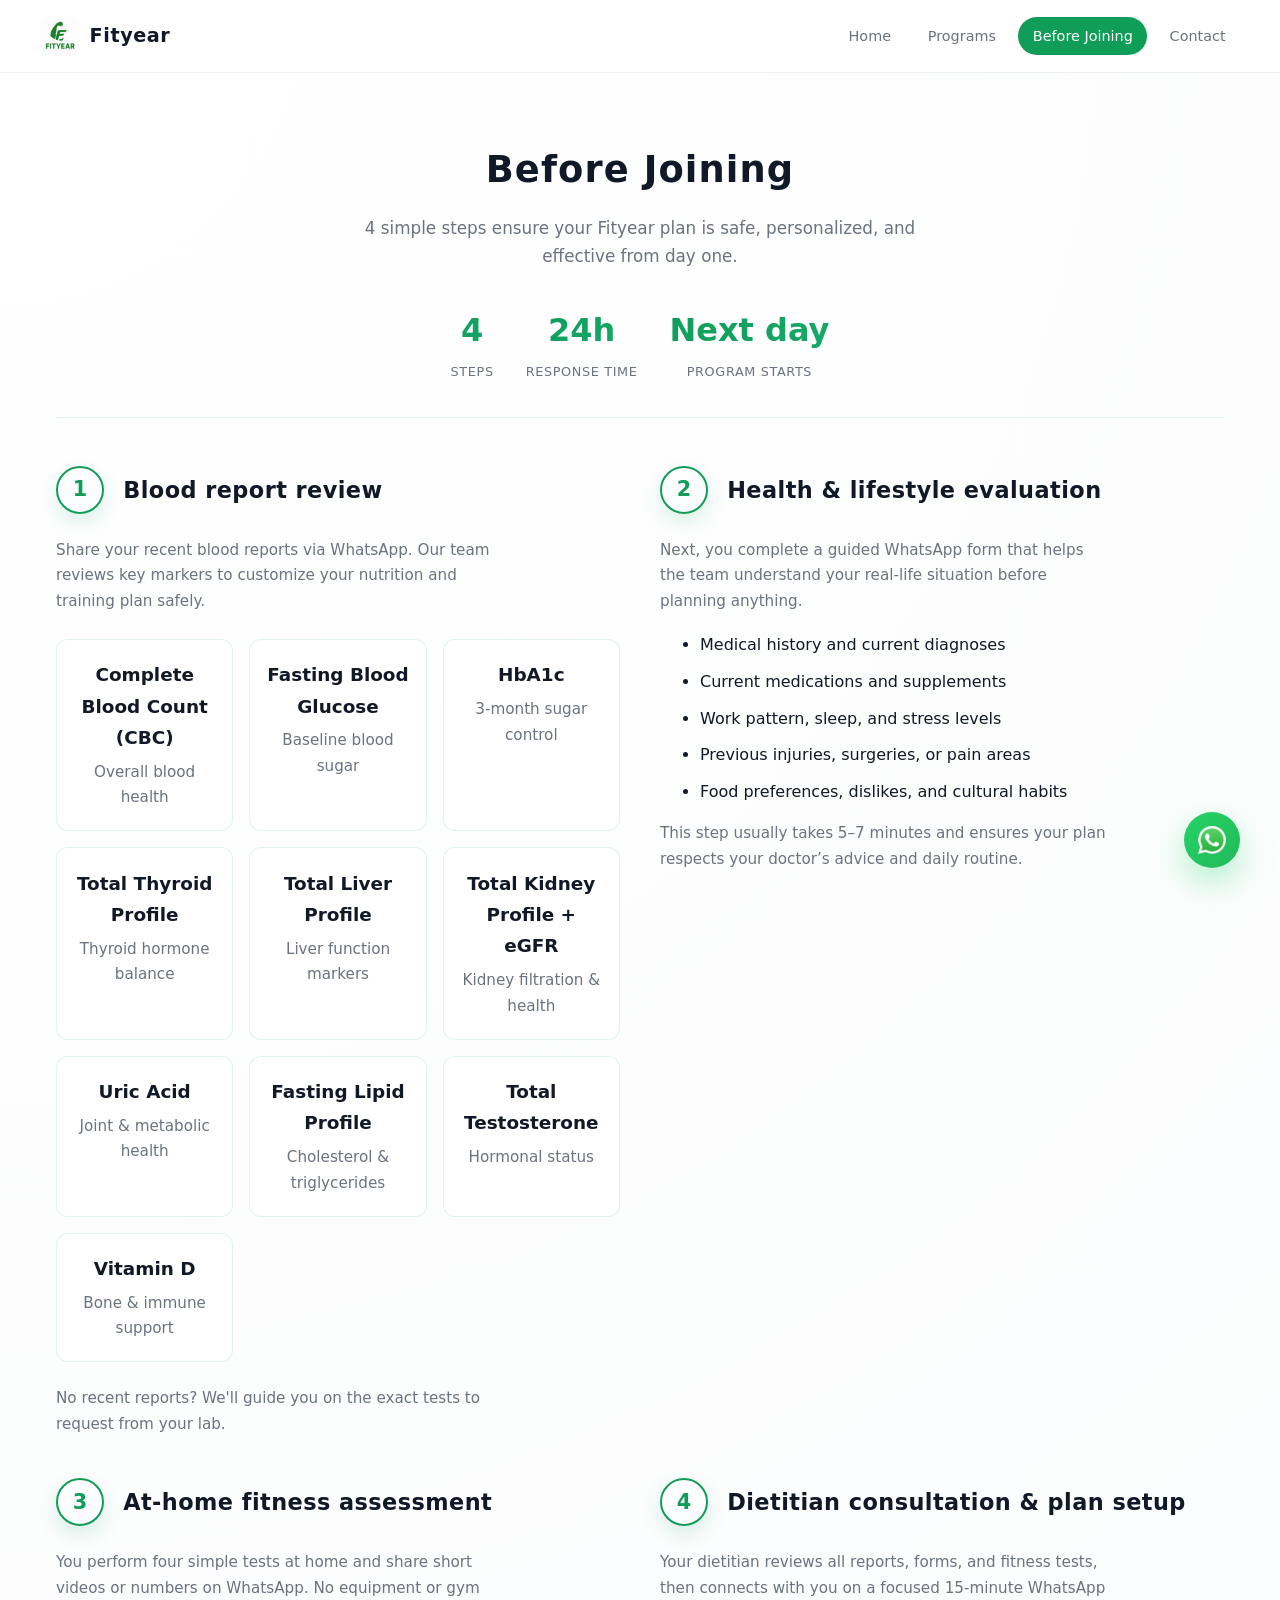
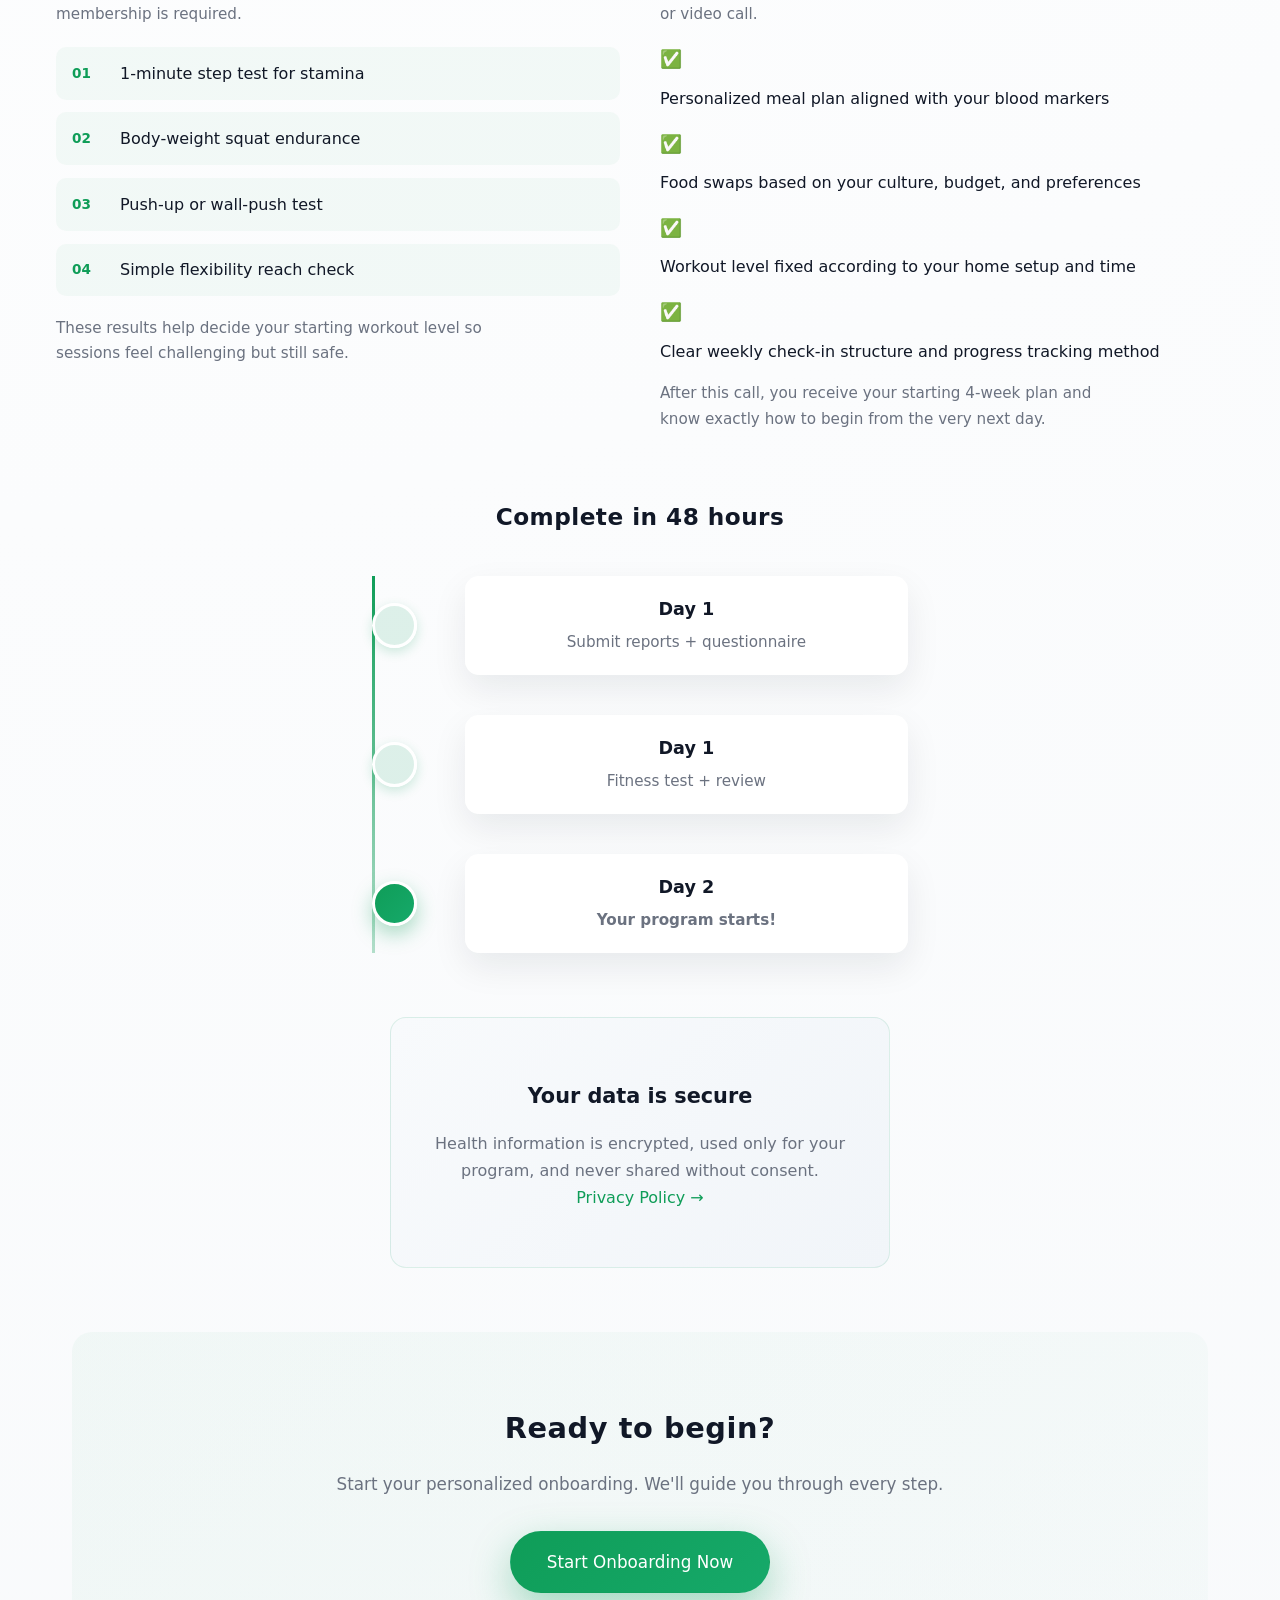
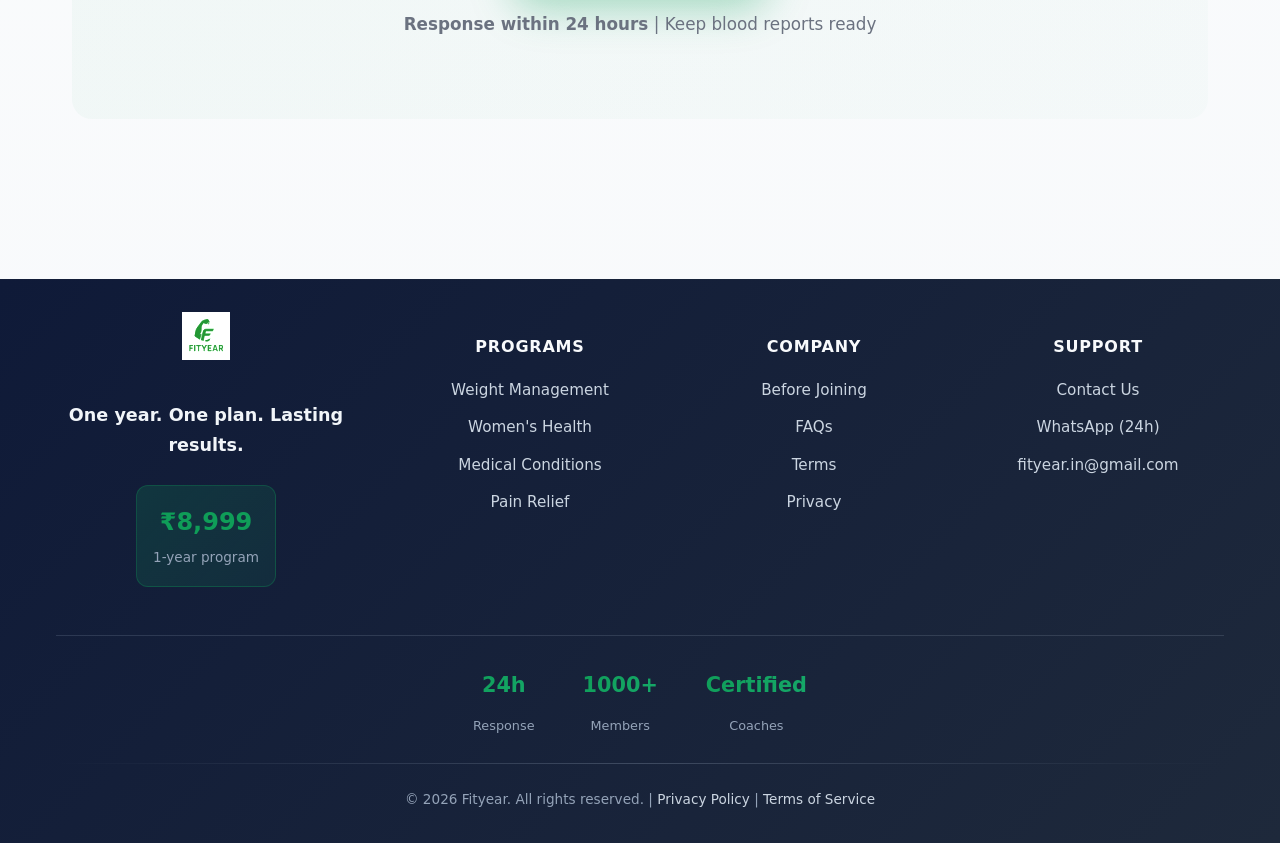
<file: onboarding.html>
<!DOCTYPE html>
<html lang="en">
<head>
  <meta charset="UTF-8" />
  <title>Before Joining — Fityear Onboarding</title>
  <meta name="viewport" content="width=device-width, initial-scale=1" />
  <meta name="description" content="Fityear onboarding process: blood reports, health evaluation, fitness assessment, and personalized dietitian consultation before your 1-year program begins." />

  <!-- Open Graph -->
  <meta property="og:title" content="Before Joining — Fityear Onboarding" />
  <meta property="og:description" content="Complete 4 simple steps: blood reports, health evaluation, fitness test, dietitian consultation. Your 1-year program starts the next day." />
  <meta property="og:type" content="website" />
  <meta property="og:url" content="https://fityear.in/onboarding.html" />
  <meta property="og:image" content="https://fityear.in/assets/logo.png" />

  <link rel="icon" type="image/png" href="assets/favicon-16x16.png" />
  <link rel="stylesheet" href="styles.css" />
</head>
<body>
  <header class="site-header">
    <a href="index.html" class="logo-link">
      <img src="assets/logo.png" alt="Fityear logo" class="logo" loading="lazy" />
      <span class="brand-name">Fityear</span>
    </a>
    <nav class="main-nav" aria-label="Main navigation">
      <button class="nav-toggle" aria-expanded="false" aria-controls="nav-menu">
        <span class="sr-only">Toggle navigation</span>
        ☰
      </button>
      <ul id="nav-menu" class="nav-menu">
        <li><a href="index.html#home" class="nav-link">Home</a></li>
        <li><a href="programs.html" class="nav-link">Programs</a></li>
        <li><a href="onboarding.html" class="nav-link active">Before Joining</a></li>
        <li><a href="contact.html" class="nav-link">Contact</a></li>
      </ul>
    </nav>
  </header>

  <main class="page-main">
    <!-- Hero Header -->
    <section class="page-header onboarding-hero" aria-labelledby="onboarding-title">
      <h1 id="onboarding-title">Before Joining</h1>
      <p class="page-subtitle">
        4 simple steps ensure your Fityear plan is safe, personalized, and effective from day one.
      </p>
      <div class="onboarding-stats">
        <div class="stat-item">
          <span class="stat-number">4</span>
          <span class="stat-label">Steps</span>
        </div>
        <div class="stat-item">
          <span class="stat-number">24h</span>
          <span class="stat-label">Response time</span>
        </div>
        <div class="stat-item">
          <span class="stat-number">Next day</span>
          <span class="stat-label">Program starts</span>
        </div>
      </div>
    </section>

    <!-- Premium Numbered Steps -->
   <section class="onboarding-steps" aria-label="Onboarding process">
  <!-- Step 1 -->
  <article class="onboarding-step" data-step="1">
    <div class="step-header">
      <div class="step-number">1</div>
      <h2>Blood report review</h2>
    </div>
    <div class="step-content">
      <p>Share your recent blood reports via WhatsApp. Our team reviews key markers to customize your nutrition and training plan safely.</p>

      <div class="blood-tests-grid">
        <div class="test-card">
          <h3>Complete Blood Count (CBC)</h3>
          <p>Overall blood health</p>
        </div>
        <div class="test-card">
          <h3>Fasting Blood Glucose</h3>
          <p>Baseline blood sugar</p>
        </div>
        <div class="test-card">
          <h3>HbA1c</h3>
          <p>3‑month sugar control</p>
        </div>
        <div class="test-card">
          <h3>Total Thyroid Profile</h3>
          <p>Thyroid hormone balance</p>
        </div>
        <div class="test-card">
          <h3>Total Liver Profile</h3>
          <p>Liver function markers</p>
        </div>
        <div class="test-card">
          <h3>Total Kidney Profile + eGFR</h3>
          <p>Kidney filtration & health</p>
        </div>
        <div class="test-card">
          <h3>Uric Acid</h3>
          <p>Joint & metabolic health</p>
        </div>
        <div class="test-card">
          <h3>Fasting Lipid Profile</h3>
          <p>Cholesterol & triglycerides</p>
        </div>
        <div class="test-card">
          <h3>Total Testosterone</h3>
          <p>Hormonal status</p>
        </div>
        <div class="test-card">
          <h3>Vitamin D</h3>
          <p>Bone & immune support</p>
        </div>
      </div>

      <p class="microcopy">No recent reports? We'll guide you on the exact tests to request from your lab.</p>
    </div>
  </article>

  <!-- Step 2 -->
  <article class="onboarding-step" data-step="2">
    <div class="step-header">
      <div class="step-number">2</div>
      <h2>Health & lifestyle evaluation</h2>
    </div>
    <div class="step-content">
      <p>Next, you complete a guided WhatsApp form that helps the team understand your real‑life situation before planning anything.</p>
      <ul class="feature-list">
        <li>Medical history and current diagnoses</li>
        <li>Current medications and supplements</li>
        <li>Work pattern, sleep, and stress levels</li>
        <li>Previous injuries, surgeries, or pain areas</li>
        <li>Food preferences, dislikes, and cultural habits</li>
      </ul>
      <p class="microcopy">This step usually takes 5–7 minutes and ensures your plan respects your doctor’s advice and daily routine.</p>
    </div>
  </article>

  <!-- Step 3 -->
  <article class="onboarding-step" data-step="3">
    <div class="step-header">
      <div class="step-number">3</div>
      <h2>At‑home fitness assessment</h2>
    </div>
    <div class="step-content">
      <p>You perform four simple tests at home and share short videos or numbers on WhatsApp. No equipment or gym membership is required.</p>
      <div class="fitness-tests">
        <div class="test-item">
          <span class="test-number">01</span>
          <span>1‑minute step test for stamina</span>
        </div>
        <div class="test-item">
          <span class="test-number">02</span>
          <span>Body‑weight squat endurance</span>
        </div>
        <div class="test-item">
          <span class="test-number">03</span>
          <span>Push‑up or wall‑push test</span>
        </div>
        <div class="test-item">
          <span class="test-number">04</span>
          <span>Simple flexibility reach check</span>
        </div>
      </div>
      <p class="microcopy">These results help decide your starting workout level so sessions feel challenging but still safe.</p>
    </div>
  </article>

  <!-- Step 4 -->
  <article class="onboarding-step" data-step="4">
    <div class="step-header">
      <div class="step-number">4</div>
      <h2>Dietitian consultation & plan setup</h2>
    </div>
    <div class="step-content">
      <p>Your dietitian reviews all reports, forms, and fitness tests, then connects with you on a focused 15‑minute WhatsApp or video call.</p>
      <div class="consultation-benefits">
        <div class="benefit-item">
          <span>✅</span>
          <span>Personalized meal plan aligned with your blood markers</span>
        </div>
        <div class="benefit-item">
          <span>✅</span>
          <span>Food swaps based on your culture, budget, and preferences</span>
        </div>
        <div class="benefit-item">
          <span>✅</span>
          <span>Workout level fixed according to your home setup and time</span>
        </div>
        <div class="benefit-item">
          <span>✅</span>
          <span>Clear weekly check‑in structure and progress tracking method</span>
        </div>
      </div>
      <p class="microcopy">After this call, you receive your starting 4‑week plan and know exactly how to begin from the very next day.</p>
    </div>
  </article>
</section>


    <!-- Timeline -->
    <section class="onboarding-timeline">
      <h2>Complete in 48 hours</h2>
      <div class="timeline">
        <div class="timeline-item">
          <div class="timeline-dot"></div>
          <div class="timeline-content">
            <h3>Day 1</h3>
            <p>Submit reports + questionnaire</p>
          </div>
        </div>
        <div class="timeline-item">
          <div class="timeline-dot"></div>
          <div class="timeline-content">
            <h3>Day 1</h3>
            <p>Fitness test + review</p>
          </div>
        </div>
        <div class="timeline-item">
          <div class="timeline-dot active"></div>
          <div class="timeline-content">
            <h3>Day 2</h3>
            <p><strong>Your program starts!</strong></p>
          </div>
        </div>
      </div>
    </section>

    <!-- Privacy & CTA -->
    <section class="privacy-trust">
      <div class="privacy-card">
        <h3>Your data is secure</h3>
        <p>Health information is encrypted, used only for your program, and never shared without consent. <a href="contact.html#privacy">Privacy Policy →</a></p>
      </div>
    </section>

    <section class="onboarding-cta">
      <div class="cta-content">
        <h2>Ready to begin?</h2>
        <p>Start your personalized onboarding. We'll guide you through every step.</p>
        <a
          href="https://wa.me/918075049374?text=Hello%20Fityear!%20I'm%20ready%20to%20start%20onboarding%20for%20the%201-year%20program%20(₹8,999).%20I'll%20share%20my%20health%20details%20and%20blood%20reports.%20My%20name%20is%20[Your%20Name]."
          class="btn btn-primary btn-large"
        >
          Start Onboarding Now
        </a>
        <p class="microcopy">
          <strong>Response within 24 hours</strong> | Keep blood reports ready
        </p>
      </div>
    </section>
  </main>

    <footer class="site-footer premium-footer">
    <div class="footer-container">
      <div class="footer-main">
        <div class="footer-brand-section">
          <img src="assets/logo.png" alt="Fityear logo" class="footer-logo-premium" loading="lazy" />
          <p class="footer-tagline-premium">One year. One plan. Lasting results.</p>
          <div class="footer-price-badge">
            <span class="price-main">₹8,999</span>
            <span class="price-duration">1-year program</span>
          </div>
        </div>
        <div class="footer-links-grid">
          <div class="footer-column">
            <h4>Programs</h4>
            <ul>
              <li><a href="programs.html#weight">Weight Management</a></li>
              <li><a href="programs.html#women">Women's Health</a></li>
              <li><a href="programs.html#medical">Medical Conditions</a></li>
              <li><a href="programs.html#pain">Pain Relief</a></li>
            </ul>
          </div>
          <div class="footer-column">
            <h4>Company</h4>
            <ul>
              <li><a href="onboarding.html">Before Joining</a></li>
              <li><a href="contact.html#faqs">FAQs</a></li>
              <li><a href="contact.html#terms">Terms</a></li>
              <li><a href="contact.html#privacy">Privacy</a></li>
            </ul>
          </div>
          <div class="footer-column">
            <h4>Support</h4>
            <ul>
              <li><a href="contact.html#contact-options">Contact Us</a></li>
              <li><a href="https://wa.me/918075049374">WhatsApp (24h)</a></li>
              <li><a href="mailto:hello@fityear.com">fityear.in@gmail.com</a></li>
            </ul>
          </div>
        </div>
      </div>
      <div class="footer-bottom">
        <div class="footer-trust">
          <div class="trust-item-small"><span class="trust-number">24h</span><span>Response</span></div>
          <div class="trust-item-small"><span class="trust-number">1000+</span><span>Members</span></div>
          <div class="trust-item-small"><span class="trust-number">Certified</span><span>Coaches</span></div>
        </div>
        <div class="footer-divider"></div>
        <p class="footer-copy-premium">
          &copy; <span id="year"></span> Fityear. All rights reserved. | 
          <a href="contact.html#privacy">Privacy Policy</a> | 
          <a href="contact.html#terms">Terms of Service</a>
        </p>
      </div>
    </div>
  </footer>

  <a
    href="https://wa.me/918075049374?text=Hello%20Fityear!%20I'm%20ready%20to%20start%20onboarding%20for%20the%201-year%20program.%20My%20name%20is%20[Your%20Name]."
    class="floating-whatsapp"
    aria-label="Start onboarding on WhatsApp"
  >
    <img src="assets/whatsapp.png" alt="" loading="lazy" />
  </a>

  <script src="script.js"></script>
</body>
</html>
</file>
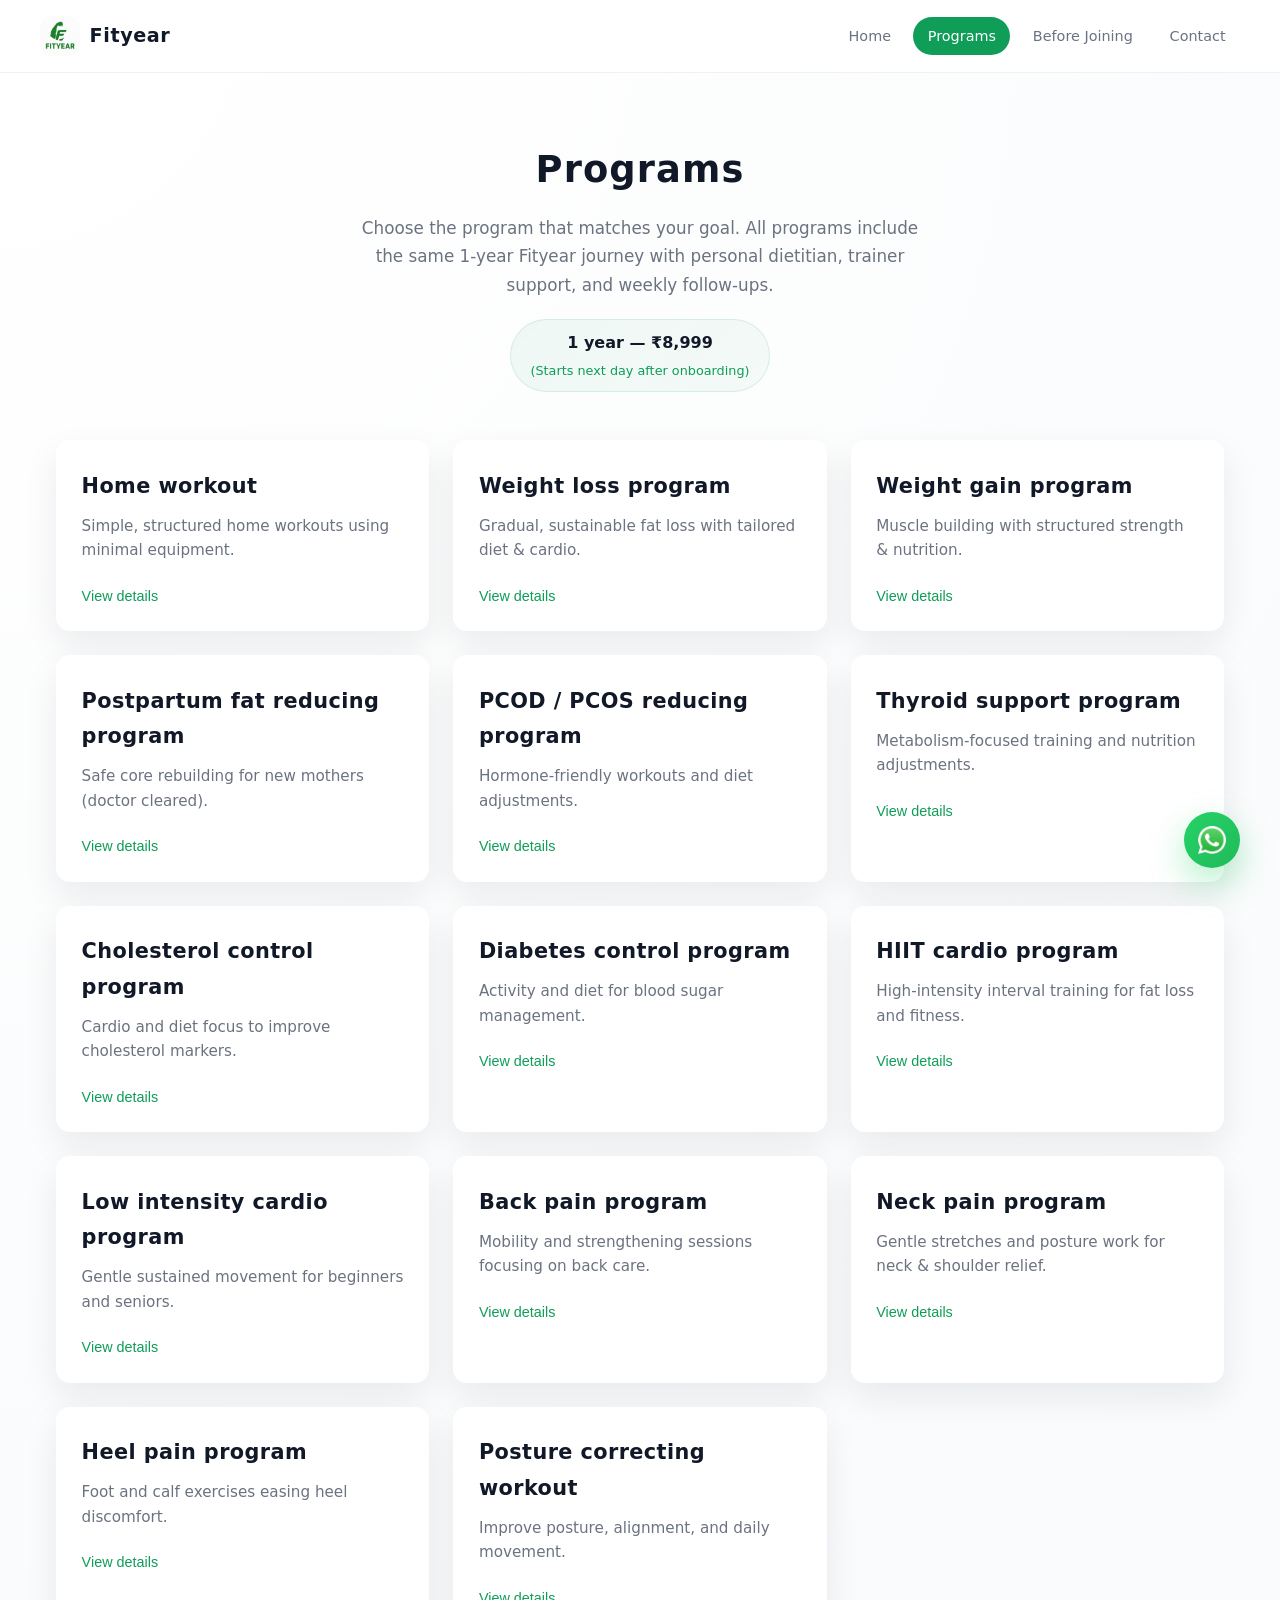
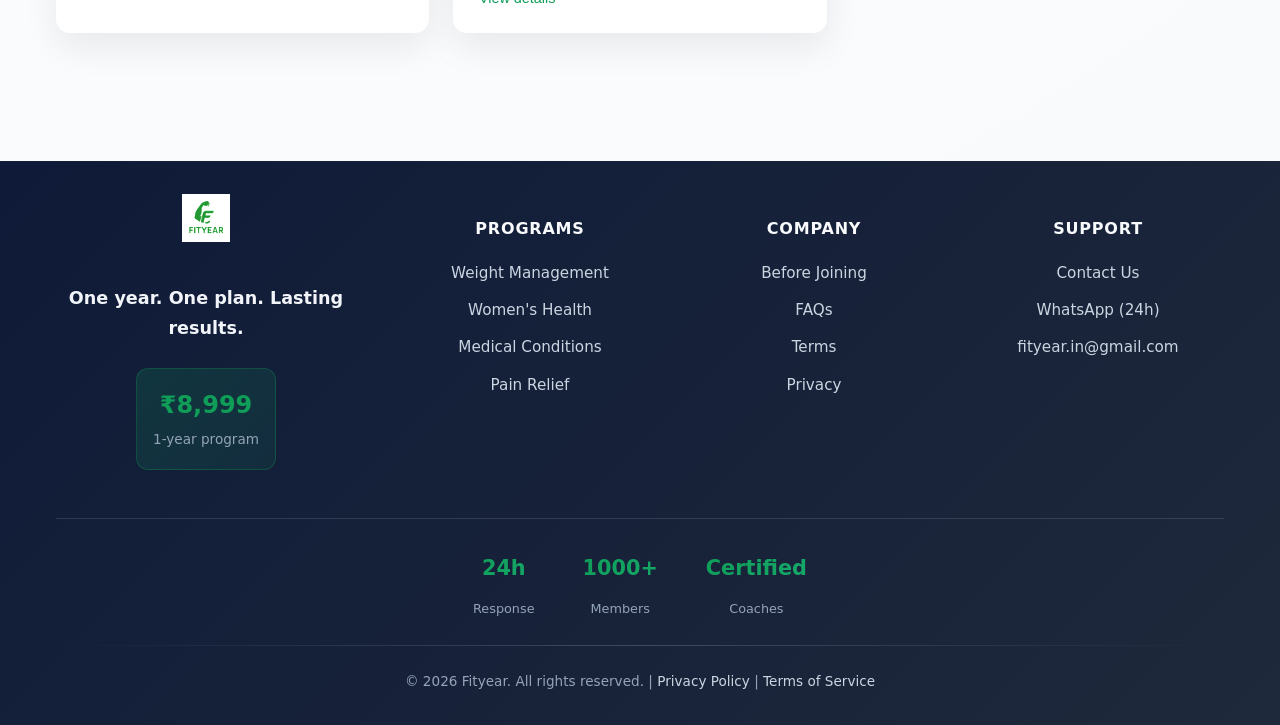
<file: programs.html>
<!DOCTYPE html>
<html lang="en">
<head>
  <meta charset="UTF-8" />
  <title>Programs — Fityear</title>
  <meta name="viewport" content="width=device-width, initial-scale=1" />
  <meta name="description" content="Choose from 14 specialized 1-year fitness programs including weight loss, PCOD/PCOS, diabetes control, pain relief, and more. Personal support via WhatsApp." />

  <link rel="icon" type="image/png" href="assets/logo.png" />
  <link rel="stylesheet" href="styles.css" />
</head>
<body>
  <header class="site-header">
    <a href="index.html" class="logo-link">
      <img src="assets/logo.png" alt="Fityear logo" class="logo" loading="lazy" />
      <span class="brand-name">Fityear</span>
    </a>
    <nav class="main-nav" aria-label="Main navigation">
      <button class="nav-toggle" aria-expanded="false" aria-controls="nav-menu">
        <span class="sr-only">Toggle navigation</span>
        ☰
      </button>
      <ul id="nav-menu" class="nav-menu">
        <li><a href="index.html#home" class="nav-link">Home</a></li>
        <li><a href="programs.html" class="nav-link active">Programs</a></li>
        <li><a href="onboarding.html" class="nav-link">Before Joining</a></li>
        <li><a href="contact.html" class="nav-link">Contact</a></li>
      </ul>
    </nav>
  </header>

  <main class="page-main">
    <section class="page-header" aria-labelledby="programs-page-title">
      <h1 id="programs-page-title">Programs</h1>
      <p class="page-subtitle">
        Choose the program that matches your goal. All programs include the same 1-year Fityear journey with personal dietitian, trainer support, and weekly follow-ups.
      </p>
      <div class="price-reminder">
        <span>1 year — ₹8,999</span>
        <span class="price-note">(Starts next day after onboarding)</span>
      </div>
    </section>

    <section class="programs-grid" aria-label="Program list">
      <!-- Program Template -->
      <article class="program-card" data-program="Home workout">
        <div class="program-compact">
          <h2 class="program-title">Home workout</h2>
          <p class="program-short">Simple, structured home workouts using minimal equipment.</p>
          <button class="program-toggle" aria-expanded="false" aria-controls="details-home-workout">View details</button>
        </div>
        <div class="program-details" id="details-home-workout" hidden>
          <div class="program-specs">
            <div class="spec-item"><span class="spec-label">Session length</span><span class="spec-value">1– hour</span></div>
            <div class="spec-item"><span class="spec-label">Equipment</span><span class="spec-value">Yoga mat, light dumbbells,shoes</span></div>
            <div class="spec-item"><span class="spec-label">Best for</span><span class="spec-value">Beginners & busy professionals</span></div>
          </div>
          <figure class="video-thumb">
            <img src="assets/Home workout.jpg" alt="Person doing home workout exercises" loading="lazy" />
           
          </figure>
          <a href="#" class="btn btn-primary join-program" data-program="Home workout">Join via WhatsApp</a>
          <p class="microcopy">We'll reply within 24 hours. Share your fitness level and any injuries.</p>
        </div>
      </article>

      <article class="program-card" data-program="Weight loss program">
        <div class="program-compact">
          <h2 class="program-title">Weight loss program</h2>
          <p class="program-short">Gradual, sustainable fat loss with tailored diet & cardio.</p>
          <button class="program-toggle" aria-expanded="false" aria-controls="details-weight-loss">View details</button>
        </div>
        <div class="program-details" id="details-weight-loss" hidden>
          <div class="program-specs">
            <div class="spec-item"><span class="spec-label">Session length</span><span class="spec-value">1– hour</span></div>
            <div class="spec-item"><span class="spec-label">Equipment</span><span class="spec-value">Yoga mat, light dumbbells,shoes</span></div>
            <div class="spec-item"><span class="spec-label">Best for</span><span class="spec-value">Safe & steady weight loss</span></div>
          </div>
          <figure class="video-thumb">
            <img src="assets/Loss weight .jpg" alt="Person doing weight loss cardio workout" loading="lazy" />
           
          </figure>
          <a href="#" class="btn btn-primary join-program" data-program="Weight loss program">Join via WhatsApp</a>
          <p class="microcopy">Share current weight, goal weight, and recent blood reports.</p>
        </div>
      </article>

      <article class="program-card" data-program="Weight gain program">
        <div class="program-compact">
          <h2 class="program-title">Weight gain program</h2>
          <p class="program-short">Muscle building with structured strength & nutrition.</p>
          <button class="program-toggle" aria-expanded="false" aria-controls="details-weight-gain">View details</button>
        </div>
        <div class="program-details" id="details-weight-gain" hidden>
          <div class="program-specs">
            <div class="spec-item"><span class="spec-label">Session length</span><span class="spec-value">1– hour</span></div>
            <div class="spec-item"><span class="spec-label">Equipment</span><span class="spec-value">Yoga mat, light dumbbells,shoes</span></div>
            <div class="spec-item"><span class="spec-label">Best for</span><span class="spec-value">Lean mass gain</span></div>
          </div>
          <figure class="video-thumb">
            <img src="assets/Gain weight.jpg" alt="Strength training for muscle gain" loading="lazy"/>
           
          </figure>
          <a href="#" class="btn btn-primary join-program" data-program="Weight gain program">Join via WhatsApp</a>
          <p class="microcopy">Share current weight, appetite, and lifestyle details.</p>
        </div>
      </article>

      <article class="program-card" data-program="Postpartum fat reducing program">
        <div class="program-compact">
          <h2 class="program-title">Postpartum fat reducing program</h2>
          <p class="program-short">Safe core rebuilding for new mothers (doctor cleared).</p>
          <button class="program-toggle" aria-expanded="false" aria-controls="details-postpartum">View details</button>
        </div>
        <div class="program-details" id="details-postpartum" hidden>
          <div class="program-specs">
            <div class="spec-item"><span class="spec-label">Session length</span><span class="spec-value">1– hour</span></div>
            <div class="spec-item"><span class="spec-label">Equipment</span><span class="spec-value">Yoga mat, light dumbbells,shoes</span></div>
            <div class="spec-item"><span class="spec-label">Best for</span><span class="spec-value">Postpartum mothers</span></div>
          </div>
          <figure class="video-thumb">
            <img src="assets/Postpartum fat.jpg" alt="Postpartum safe exercises" loading="lazy"/>
            
          </figure>
          <a href="#" class="btn btn-primary join-program" data-program="Postpartum fat reducing program">Join via WhatsApp</a>
          <p class="microcopy">Share delivery date and doctor's clearance status.</p>
        </div>
      </article>

      <article class="program-card" data-program="PCOD / PCOS reducing program">
        <div class="program-compact">
          <h2 class="program-title">PCOD / PCOS reducing program</h2>
          <p class="program-short">Hormone-friendly workouts and diet adjustments.</p>
          <button class="program-toggle" aria-expanded="false" aria-controls="details-pcos">View details</button>
        </div>
        <div class="program-details" id="details-pcos" hidden>
          <div class="program-specs">
            <div class="spec-item"><span class="spec-label">Session length</span><span class="spec-value">1– hour</span></div>
            <div class="spec-item"><span class="spec-label">Equipment</span><span class="spec-value">Yoga mat, light dumbbells,shoes</span></div>
            <div class="spec-item"><span class="spec-label">Best for</span><span class="spec-value">PCOD/PCOS management</span></div>
          </div>
          <figure class="video-thumb">
            <img src="assets/Pcodpcos.png" alt="Gentle workout for hormonal health" loading="lazy"/>
          
          </figure>
          <a href="#" class="btn btn-primary join-program" data-program="PCOD / PCOS reducing program">Join via WhatsApp</a>
          <p class="microcopy">Share diagnosis details and current medications.</p>
        </div>
      </article>

      <article class="program-card" data-program="Thyroid support program">
        <div class="program-compact">
          <h2 class="program-title">Thyroid support program</h2>
          <p class="program-short">Metabolism-focused training and nutrition adjustments.</p>
          <button class="program-toggle" aria-expanded="false" aria-controls="details-thyroid">View details</button>
        </div>
        <div class="program-details" id="details-thyroid" hidden>
          <div class="program-specs">
            <div class="spec-item"><span class="spec-label">Session length</span><span class="spec-value">1– hour</span></div>
            <div class="spec-item"><span class="spec-label">Equipment</span><span class="spec-value">Yoga mat, light dumbbells,shoes</span></div>
            <div class="spec-item"><span class="spec-label">Best for</span><span class="spec-value">Thyroid conditions</span></div>
          </div>
          <figure class="video-thumb">
            <img src="assets/Thyroid .jpg" alt="Gentle thyroid-friendly exercises" loading="lazy" />
          
          </figure>
          <a href="#" class="btn btn-primary join-program" data-program="Thyroid support program">Join via WhatsApp</a>
          <p class="microcopy">Share latest TSH values and medications.</p>
        </div>
      </article>

      <article class="program-card" data-program="Cholesterol control program">
        <div class="program-compact">
          <h2 class="program-title">Cholesterol control program</h2>
          <p class="program-short">Cardio and diet focus to improve cholesterol markers.</p>
          <button class="program-toggle" aria-expanded="false" aria-controls="details-cholesterol">View details</button>
        </div>
        <div class="program-details" id="details-cholesterol" hidden>
          <div class="program-specs">
            <div class="spec-item"><span class="spec-label">Session length</span><span class="spec-value">1– hour</span></div>
            <div class="spec-item"><span class="spec-label">Equipment</span><span class="spec-value">Yoga mat, light dumbbells,shoes</span></div>
            <div class="spec-item"><span class="spec-label">Best for</span><span class="spec-value">High cholesterol management</span></div>
          </div>
          <figure class="video-thumb">
            <img src="assets/cholesterol.webp" alt="Cholesterol control cardio" loading="lazy" />
          
          </figure>
          <a href="#" class="btn btn-primary join-program" data-program="Cholesterol control program">Join via WhatsApp</a>
          <p class="microcopy">Share lipid profile and medical advice details.</p>
        </div>
      </article>

      <article class="program-card" data-program="Diabetes control program">
        <div class="program-compact">
          <h2 class="program-title">Diabetes control program</h2>
          <p class="program-short">Activity and diet for blood sugar management.</p>
          <button class="program-toggle" aria-expanded="false" aria-controls="details-diabetes">View details</button>
        </div>
        <div class="program-details" id="details-diabetes" hidden>
          <div class="program-specs">
            <div class="spec-item"><span class="spec-label">Session length</span><span class="spec-value">1– hour</span></div>
            <div class="spec-item"><span class="spec-label">Equipment</span><span class="spec-value">Yoga mat, light dumbbells,shoes</span></div>
            <div class="spec-item"><span class="spec-label">Best for</span><span class="spec-value">Type 2 diabetes management</span></div>
          </div>
          <figure class="video-thumb">
            <img src="assets/Diabetes .jpg" alt="Diabetes friendly cardio session" loading="lazy" />
            
          </figure>
          <a href="#" class="btn btn-primary join-program" data-program="Diabetes control program">Join via WhatsApp</a>
          <p class="microcopy">Share HbA1c values and medications.</p>
        </div>
      </article>

      <article class="program-card" data-program="HIIT cardio program">
        <div class="program-compact">
          <h2 class="program-title">HIIT cardio program</h2>
          <p class="program-short">High-intensity interval training for fat loss and fitness.</p>
          <button class="program-toggle" aria-expanded="false" aria-controls="details-hiit">View details</button>
        </div>
        <div class="program-details" id="details-hiit" hidden>
          <div class="program-specs">
            <div class="spec-item"><span class="spec-label">Session length</span><span class="spec-value">1– hour</span></div>
            <div class="spec-item"><span class="spec-label">Equipment</span><span class="spec-value">Yoga mat, light dumbbells,shoes</span></div>
            <div class="spec-item"><span class="spec-label">Best for</span><span class="spec-value">Intermediate to advanced</span></div>
          </div>
          <figure class="video-thumb">
            <img src="assets/HIIT.jpg" alt="HIIT cardio workout" loading="lazy" />
            
          </figure>
          <a href="#" class="btn btn-primary join-program" data-program="HIIT cardio program">Join via WhatsApp</a>
          <p class="microcopy">Please share any heart/joint issues before starting.</p>
        </div>
      </article>

      <article class="program-card" data-program="Low intensity cardio program">
        <div class="program-compact">
          <h2 class="program-title">Low intensity cardio program</h2>
          <p class="program-short">Gentle sustained movement for beginners and seniors.</p>
          <button class="program-toggle" aria-expanded="false" aria-controls="details-low-intensity">View details</button>
        </div>
        <div class="program-details" id="details-low-intensity" hidden>
          <div class="program-specs">
            <div class="spec-item"><span class="spec-label">Session length</span><span class="spec-value">1– hour</span></div>
            <div class="spec-item"><span class="spec-label">Equipment</span><span class="spec-value">Yoga mat, light dumbbells,shoes</span></div>
            <div class="spec-item"><span class="spec-label">Best for</span><span class="spec-value">Beginners, seniors</span></div>
          </div>
          <figure class="video-thumb">
            <img src="assets/Low intensity .jpg" alt="Low intensity cardio routine" loading="lazy" />
            
          </figure>
          <a href="#" class="btn btn-primary join-program" data-program="Low intensity cardio program">Join via WhatsApp</a>
          <p class="microcopy">Share your activity level and joint health.</p>
        </div>
      </article>

      <article class="program-card" data-program="Back pain program">
        <div class="program-compact">
          <h2 class="program-title">Back pain program</h2>
          <p class="program-short">Mobility and strengthening sessions focusing on back care.</p>
          <button class="program-toggle" aria-expanded="false" aria-controls="details-back-pain">View details</button>
        </div>
        <div class="program-details" id="details-back-pain" hidden>
          <div class="program-specs">
            <div class="spec-item"><span class="spec-label">Session length</span><span class="spec-value">1– hour</span></div>
            <div class="spec-item"><span class="spec-label">Equipment</span><span class="spec-value">Mat, pillow</span></div>
            <div class="spec-item"><span class="spec-label">Best for</span><span class="spec-value">Chronic back discomfort</span></div>
          </div>
          <figure class="video-thumb">
            <img src="assets/Back pain.jpg" alt="Back pain relief routine" loading="lazy" />
          
          </figure>
          <a href="#" class="btn btn-primary join-program" data-program="Back pain program">Join via WhatsApp</a>
          <p class="microcopy">Share doctor advice and any red-flag symptoms.</p>
        </div>
      </article>

      <article class="program-card" data-program="Neck pain program">
        <div class="program-compact">
          <h2 class="program-title">Neck pain program</h2>
          <p class="program-short">Gentle stretches and posture work for neck & shoulder relief.</p>
          <button class="program-toggle" aria-expanded="false" aria-controls="details-neck-pain">View details</button>
        </div>
        <div class="program-details" id="details-neck-pain" hidden>
          <div class="program-specs">
            <div class="spec-item"><span class="spec-label">Session length</span><span class="spec-value">1– hour</span></div>
            <div class="spec-item"><span class="spec-label">Equipment</span><span class="spec-value">Chair, mat</span></div>
            <div class="spec-item"><span class="spec-label">Best for</span><span class="spec-value">Desk workers, mild stiffness</span></div>
          </div>
          <figure class="video-thumb">
            <img src="assets/Neck pain.jpg" alt="Neck pain relief stretches" loading="lazy" />
           
          </figure>
          <a href="#" class="btn btn-primary join-program" data-program="Neck pain program">Join via WhatsApp</a>
          <p class="microcopy">Share injuries or scans before starting.</p>
        </div>
      </article>

      <article class="program-card" data-program="Heel pain program">
        <div class="program-compact">
          <h2 class="program-title">Heel pain program</h2>
          <p class="program-short">Foot and calf exercises easing heel discomfort.</p>
          <button class="program-toggle" aria-expanded="false" aria-controls="details-heel-pain">View details</button>
        </div>
        <div class="program-details" id="details-heel-pain" hidden>
          <div class="program-specs">
            <div class="spec-item"><span class="spec-label">Session length</span><span class="spec-value">1– hour</span></div>
            <div class="spec-item"><span class="spec-label">Equipment</span><span class="spec-value">Tennis ball, towel</span></div>
            <div class="spec-item"><span class="spec-label">Best for</span><span class="spec-value">Plantar fasciitis, soreness</span></div>
          </div>
          <figure class="video-thumb">
            <img src="assets/Heel pain.jpg" alt="Heel pain relief exercises" loading="lazy" />
            
          </figure>
          <a href="#" class="btn btn-primary join-program" data-program="Heel pain program">Join via WhatsApp</a>
          <p class="microcopy">Share duration and pain triggers.</p>
        </div>
      </article>

      <article class="program-card" data-program="Posture correcting workout">
        <div class="program-compact">
          <h2 class="program-title">Posture correcting workout</h2>
          <p class="program-short">Improve posture, alignment, and daily movement.</p>
          <button class="program-toggle" aria-expanded="false" aria-controls="details-posture">View details</button>
        </div>
        <div class="program-details" id="details-posture" hidden>
          <div class="program-specs">
            <div class="spec-item"><span class="spec-label">Session length</span><span class="spec-value">1– hour</span></div>
            <div class="spec-item"><span class="spec-label">Equipment</span><span class="spec-value">Wall, mat, resistance band</span></div>
            <div class="spec-item"><span class="spec-label">Best for</span><span class="spec-value">Desk workers, slouching</span></div>
          </div>
          <figure class="video-thumb">
            <img src="assets/Posture correcting.jpg" alt="Posture correction exercises" loading="lazy" />
          
          </figure>
          <a href="#" class="btn btn-primary join-program" data-program="Posture correcting workout">Join via WhatsApp</a>
          <p class="microcopy">Share work lifestyle & pain points.</p>
        </div>
      </article>
    </section>
  </main>

   <footer class="site-footer premium-footer">
    <div class="footer-container">
      <div class="footer-main">
        <div class="footer-brand-section">
          <img src="assets/logo.png" alt="Fityear logo" class="footer-logo-premium" loading="lazy" />
          <p class="footer-tagline-premium">One year. One plan. Lasting results.</p>
          <div class="footer-price-badge">
            <span class="price-main">₹8,999</span>
            <span class="price-duration">1-year program</span>
          </div>
        </div>
        <div class="footer-links-grid">
          <div class="footer-column">
            <h4>Programs</h4>
            <ul>
              <li><a href="programs.html#weight">Weight Management</a></li>
              <li><a href="programs.html#women">Women's Health</a></li>
              <li><a href="programs.html#medical">Medical Conditions</a></li>
              <li><a href="programs.html#pain">Pain Relief</a></li>
            </ul>
          </div>
          <div class="footer-column">
            <h4>Company</h4>
            <ul>
              <li><a href="onboarding.html">Before Joining</a></li>
              <li><a href="contact.html#faqs">FAQs</a></li>
              <li><a href="contact.html#terms">Terms</a></li>
              <li><a href="contact.html#privacy">Privacy</a></li>
            </ul>
          </div>
          <div class="footer-column">
            <h4>Support</h4>
            <ul>
              <li><a href="contact.html#contact-options">Contact Us</a></li>
              <li><a href="https://wa.me/918075049374">WhatsApp (24h)</a></li>
              <li><a href="mailto:hello@fityear.com">fityear.in@gmail.com</a></li>
            </ul>
          </div>
        </div>
      </div>
      <div class="footer-bottom">
        <div class="footer-trust">
          <div class="trust-item-small"><span class="trust-number">24h</span><span>Response</span></div>
          <div class="trust-item-small"><span class="trust-number">1000+</span><span>Members</span></div>
          <div class="trust-item-small"><span class="trust-number">Certified</span><span>Coaches</span></div>
        </div>
        <div class="footer-divider"></div>
        <p class="footer-copy-premium">
          &copy; <span id="year"></span> Fityear. All rights reserved. | 
          <a href="contact.html#privacy">Privacy Policy</a> | 
          <a href="contact.html#terms">Terms of Service</a>
        </p>
      </div>
    </div>
  </footer>

  <a
    href="https://wa.me/918075049374?text=Hello%20Fityear!%20I'd%20like%20to%20join%20the%201-year%20program%20for%20%E2%82%B94,999.%20Please%20enrol%20me%20into%20the%20%5BProgram%20Name%5D%20program.%20My%20name%20is%20%5BYour%20Name%5D."
    class="floating-whatsapp"
    aria-label="Chat on WhatsApp to join Fityear"
  >
    <img src="assets/whatsapp.png" alt="" loading="lazy" />
  </a>

  <script src="script.js"></script>
</body>
</html>
</file>
<file: styles.css>
:root {
  --color-primary: #0f9d58;
  --color-accent: #ff6b6b;
  --color-bg: #f7f9fb;
  --color-text: #111827;
  --color-muted: #6b7280;
  --radius-md: 14px;
  --shadow-soft: 0 14px 35px rgba(15, 23, 42, 0.08);
  --shadow-hover: 0 20px 55px rgba(15, 23, 42, 0.14);
  --transition-fast: 0.2s ease-out;
  --font-heading: "Poppins", "Montserrat", system-ui, -apple-system, BlinkMacSystemFont, "Segoe UI", sans-serif;
  --font-body: "Inter", "Roboto", system-ui, -apple-system, BlinkMacSystemFont, "Segoe UI", sans-serif;
}

/* Global reset */
*,
*::before,
*::after {
  box-sizing: border-box;
}

html {
  scroll-behavior: smooth;
}

body {
  margin: 0;
  font-family: var(--font-body);
  background: radial-gradient(circle at top left, #ffffff, #f7f9fb);
  color: var(--color-text);
  line-height: 1.7;
}

/* Utility */
.sr-only {
  position: absolute;
  width: 1px;
  height: 1px;
  overflow: hidden;
  clip: rect(0 0 0 0);
}

/* Header and navigation */
.site-header {
  position: sticky;
  top: 0;
  z-index: 50;
  backdrop-filter: blur(18px);
  background-color: rgba(255, 255, 255, 0.92);
  border-bottom: 1px solid rgba(15, 23, 42, 0.06);
  display: flex;
  align-items: center;
  justify-content: space-between;
  padding: 0.85rem 1rem;
}

.logo-link {
  display: inline-flex;
  align-items: center;
  gap: 0.6rem;
  text-decoration: none;
}

.logo {
  width: 40px;
  height: 40px;
  border-radius: 12px;
}

.brand-name {
  font-family: var(--font-heading);
  font-weight: 600;
  font-size: 1.2rem;
  letter-spacing: 0.03em;
  color: var(--color-text);
}

.main-nav {
  display: flex;
  align-items: center;
}

.nav-toggle {
  border: none;
  background: transparent;
  font-size: 1.5rem;
  cursor: pointer;
  color: var(--color-text);
}

.nav-menu {
  position: absolute;
  right: 1rem;
  top: 3.25rem;
  background: #ffffff;
  border-radius: 999px;
  box-shadow: 0 18px 40px rgba(15, 23, 42, 0.18);
  list-style: none;
  padding: 0.4rem;
  margin: 0;
  display: none;
}

/* Page header for inner pages */

.page-main {
  max-width: 1200px;
  margin: 0 auto;
  padding: 1.5rem 1rem 3rem;
}

.page-header {
  text-align: center;
  margin-bottom: 3rem;
}

.page-header h1 {
  font-family: var(--font-heading);
  font-size: 2.3rem;
  margin: 0 0 0.8rem;
  letter-spacing: 0.03em;
}

.page-subtitle {
  color: var(--color-muted);
  font-size: 1.05rem;
  max-width: 36rem;
  margin: 0 auto 1.2rem;
}

.price-reminder {
  display: inline-flex;
  flex-direction: column;
  align-items: center;
  gap: 0.2rem;
  padding: 0.6rem 1.2rem;
  background: linear-gradient(135deg, rgba(15, 157, 88, 0.06), rgba(22, 169, 106, 0.04));
  border: 1px solid rgba(15, 157, 88, 0.12);
  border-radius: 999px;
  font-weight: 600;
}

.price-note {
  font-size: 0.8rem;
  font-weight: 400;
  color: var(--color-muted);
}

/* Programs grid */
.programs-grid {
  display: grid;
  grid-template-columns: repeat(auto-fit, minmax(340px, 1fr));
  gap: 1.5rem;
  max-width: 1200px;
  margin: 0 auto;
}

.program-card {
  background: #ffffff;
  border-radius: var(--radius-md);
  overflow: hidden;
  box-shadow: var(--shadow-soft);
  transition: all var(--transition-fast);
  opacity: 0;
  transform: translateY(24px);
  animation: fadeUpCard 0.8s ease-out forwards;
}

.program-card:nth-child(1) { animation-delay: 0.1s; }
.program-card:nth-child(2) { animation-delay: 0.15s; }
.program-card:nth-child(3) { animation-delay: 0.2s; }
.program-card:nth-child(4) { animation-delay: 0.25s; }
.program-card:nth-child(5) { animation-delay: 0.3s; }
.program-card:nth-child(6) { animation-delay: 0.35s; }
/* Continue pattern for all cards */

@keyframes fadeUpCard {
  to {
    opacity: 1;
    transform: translateY(0);
  }
}

.program-card:hover {
  transform: translateY(-4px);
  box-shadow: var(--shadow-hover);
}

.program-compact {
  padding: 1.8rem 1.6rem 1.4rem;
}

.program-title {
  font-family: var(--font-heading);
  font-size: 1.3rem;
  font-weight: 700;
  margin: 0 0 0.6rem;
  color: var(--color-text);
}

.program-short {
  color: var(--color-muted);
  font-size: 0.95rem;
  margin: 0 0 1.2rem;
  line-height: 1.6;
}

.program-toggle {
  background: none;
  border: none;
  color: var(--color-primary);
  font-size: 0.9rem;
  font-weight: 500;
  cursor: pointer;
  padding: 0.3rem 0;
  transition: all var(--transition-fast);
}

.program-toggle:hover {
  color: #0c7a41;
  transform: translateX(4px);
}

.program-details {
  background: linear-gradient(180deg, rgba(247, 249, 251, 0.8), #f7f9fb);
  padding: 1.8rem;
  border-top: 1px solid rgba(15, 157, 88, 0.12);
  animation: expandDetails 0.3s ease-out;
}

@keyframes expandDetails {
  from {
    opacity: 0;
    max-height: 0;
    padding: 0;
  }
}

.program-specs {
  display: grid;
  grid-template-columns: repeat(auto-fit, minmax(140px, 1fr));
  gap: 1rem;
  margin-bottom: 1.4rem;
}

.spec-item {
  display: flex;
  flex-direction: column;
  gap: 0.2rem;
}

.spec-label {
  font-size: 0.8rem;
  color: var(--color-muted);
  font-weight: 500;
  text-transform: uppercase;
  letter-spacing: 0.05em;
}

.spec-value {
  font-size: 0.95rem;
  font-weight: 600;
  color: var(--color-text);
}

.video-thumb {
  margin: 1.2rem 0 1.4rem;
  border-radius: 12px;
  overflow: hidden;
  box-shadow: 0 12px 30px rgba(15, 23, 42, 0.1);
}

.video-thumb img {
  width: 100%;
  height: 180px;
  object-fit: cover;
  display: block;
}

.video-thumb figcaption {
  font-size: 0.8rem;
  color: var(--color-muted);
  text-align: center;
  margin-top: 0.6rem;
}

.join-program {
  width: 100%;
  justify-content: center;
  margin-bottom: 1rem;
}

/* Responsive */
@media (max-width: 768px) {
  .programs-grid {
    grid-template-columns: 1fr;
    gap: 1.25rem;
  }
  
  .program-specs {
    grid-template-columns: 1fr;
  }
}

.nav-menu.show {
  display: flex;
  flex-direction: column;
  gap: 0.1rem;
}

.nav-link {
  display: block;
  padding: 0.4rem 0.9rem;
  border-radius: 999px;
  text-decoration: none;
  font-size: 0.9rem;
  color: var(--color-muted);
}

.nav-link:hover,
.nav-link:focus {
  background-color: rgba(15, 157, 88, 0.08);
  color: var(--color-primary);
}

.nav-link.active {
  background-color: var(--color-primary);
  color: #ffffff;
}

/* Buttons */
.btn {
  display: inline-flex;
  align-items: center;
  justify-content: center;
  padding: 0.75rem 1.6rem;
  border-radius: 999px;
  border: 1px solid transparent;
  font-size: 0.95rem;
  font-weight: 500;
  text-decoration: none;
  cursor: pointer;
  transition:
    transform var(--transition-fast),
    box-shadow var(--transition-fast),
    background-color var(--transition-fast),
    color var(--transition-fast);
}

.btn-primary {
  background: linear-gradient(135deg, #0f9d58, #16a96a);
  color: #ffffff;
  box-shadow: 0 16px 40px rgba(15, 157, 88, 0.35);
}
/* Onboarding Hero */
/* Coach bio card inside hero */
.hero-card {
  display: none;          /* hides the white pill/slider background */
}
.hero-subtitle {
  margin-top: 0.2rem;
  margin-bottom: 0.4rem;
  font-size: 0.95rem;
  font-weight: 500;
  color: #6b7280; /* soft grey to look premium */
}

/* Brochure button in hero */
.hero-brochure {
  margin-top: 0.75rem;
}
.contact-icon-wrap {
  width: 44px;
  height: 44px;
  border-radius: 999px;
  background: rgba(15, 157, 88, 0.08);
  display: flex;
  align-items: center;
  justify-content: center;
  margin-bottom: 1rem;
}

.primary-contact .contact-icon-wrap {
  background: rgba(15, 157, 88, 0.12);
}

.contact-icon {
  width: 24px;
  height: 24px;
  object-fit: contain;
}


/* Premium mobile nav sheet */
@media (max-width: 768px) {
  .nav-menu {
    position: fixed;
    inset: 0 0 auto 0;
    top: 0;
    margin: 0;
    border-radius: 0;
    padding: 4.5rem 1.5rem 1.5rem;
    background: rgba(15, 23, 42, 0.96);
    backdrop-filter: blur(18px);
    flex-direction: column;
    gap: 0.6rem;
    align-items: flex-start;
  }

  .nav-menu.show {
    display: flex;
  }

  .nav-link {
    color: #e5e7eb;
    font-size: 1rem;
    padding: 0.6rem 0.8rem;
    width: 100%;
  }

  .nav-link.active {
    background-color: rgba(15, 157, 88, 0.22);
    color: #bbf7d0;
  }

  .nav-toggle {
    z-index: 60;
  }
}

.onboarding-hero {
  text-align: center;
  padding-bottom: 2rem;
  border-bottom: 1px solid rgba(15, 157, 88, 0.12);
  margin-bottom: 3rem;
}

.onboarding-stats {
  display: flex;
  gap: 2rem;
  justify-content: center;
  margin-top: 2rem;
  flex-wrap: wrap;
}

.stat-item {
  text-align: center;
}

.stat-number {
  display: block;
  font-family: var(--font-heading);
  font-size: 2rem;
  font-weight: 700;
  color: var(--color-primary);
  background: linear-gradient(135deg, var(--color-primary), #16a96a);
  -webkit-background-clip: text;
  -webkit-text-fill-color: transparent;
  background-clip: text;
}

.stat-label {
  font-size: 0.8rem;
  color: var(--color-muted);
  font-weight: 500;
  text-transform: uppercase;
  letter-spacing: 0.05em;
}

/* Premium Onboarding Steps */
.onboarding-steps {
  display: grid;
  grid-template-columns: 1fr;
  gap: 2.5rem;
  margin-bottom: 4rem;
}

.onboarding-step {
  opacity: 0;
  transform: translateY(20px);
  animation: fadeUpStep 0.7s ease-out forwards;
}

.onboarding-step[data-step="1"] { animation-delay: 0.1s; }
.onboarding-step[data-step="2"] { animation-delay: 0.2s; }
.onboarding-step[data-step="3"] { animation-delay: 0.3s; }
.onboarding-step[data-step="4"] { animation-delay: 0.4s; }

@keyframes fadeUpStep {
  to {
    opacity: 1;
    transform: translateY(0);
  }
}

.step-header {
  display: flex;
  align-items: center;
  gap: 1.2rem;
  margin-bottom: 1.5rem;
}

.step-number {
  width: 3.2rem;
  height: 3.2rem;
  border: 2px solid var(--color-primary);
  border-radius: 50%;
  font-family: var(--font-heading);
  font-weight: 700;
  font-size: 1.4rem;
  color: var(--color-primary);
  display: flex;
  align-items: center;
  justify-content: center;
  background: linear-gradient(145deg, #ffffff, #f8fafc);
  box-shadow: 0 10px 25px rgba(15, 157, 88, 0.15);
}

.step-header h2 {
  margin: 0;
  font-size: 1.4rem;
  font-weight: 600;
}

.step-content p {
  color: var(--color-muted);
  font-size: 1rem;
  margin-bottom: 1.5rem;
  line-height: 1.7;
}

/* Blood Tests Grid */
.blood-tests-grid {
  display: grid;
  grid-template-columns: repeat(auto-fit, minmax(140px, 1fr));
  gap: 1rem;
  margin: 1.5rem 0;
}

.test-card {
  background: #ffffff;
  border: 1px solid rgba(15, 157, 88, 0.12);
  border-radius: 12px;
  padding: 1.2rem 1rem;
  text-align: center;
  transition: all var(--transition-fast);
}

.test-card:hover {
  border-color: var(--color-primary);
  transform: translateY(-2px);
  box-shadow: var(--shadow-hover);
}

.test-card h3 {
  font-size: 0.95rem;
  font-weight: 600;
  color: var(--color-text);
  margin: 0 0 0.3rem;
}

.test-card p {
  font-size: 0.8rem;
  color: var(--color-muted);
  margin: 0;
}

/* Fitness Tests */
.fitness-tests {
  display: flex;
  flex-direction: column;
  gap: 0.8rem;
  margin: 1.2rem 0;
}

.test-item {
  display: flex;
  align-items: center;
  gap: 0.8rem;
  padding: 0.8rem 1rem;
  background: rgba(15, 157, 88, 0.04);
  border-radius: 10px;
  font-weight: 500;
}

.test-number {
  font-family: var(--font-heading);
  font-weight: 700;
  color: var(--color-primary);
  font-size: 0.85rem;
  min-width: 2.2rem;
}

/* Feature Lists */
.feature-list,
.benefit-item {
  display: flex;
  flex-direction: column;
  gap: 0.6rem;
  margin: 1rem 0;
}

.benefit-item {
  display: flex;
  align-items: flex-start;
  gap: 0.6rem;
  font-weight: 500;
}

.benefit-item span:first-child {
  font-size: 1.1rem;
  margin-top: 0.1rem;
  min-width: 1.2rem;
}

/* Timeline */
.onboarding-timeline {
  text-align: center;
  margin: 4rem 0;
}

.onboarding-timeline h2 {
  margin-bottom: 2.5rem;
}

.timeline {
  max-width: 600px;
  margin: 0 auto;
  position: relative;
}

.timeline::before {
  content: '';
  position: absolute;
  left: 1.5rem;
  top: 0;
  bottom: 0;
  width: 3px;
  background: linear-gradient(to bottom, var(--color-primary), rgba(15, 157, 88, 0.3));
}

.timeline-item {
  display: flex;
  align-items: center;
  position: relative;
  margin-bottom: 2.5rem;
}

.timeline-item:last-child {
  margin-bottom: 0;
}

.timeline-dot {
  width: 2.8rem;
  height: 2.8rem;
  border-radius: 50%;
  background: rgba(15, 157, 88, 0.12);
  border: 3px solid #ffffff;
  box-shadow: 0 4px 12px rgba(15, 157, 88, 0.2);
  z-index: 2;
  position: relative;
}

.timeline-dot.active {
  background: linear-gradient(135deg, var(--color-primary), #16a96a);
  box-shadow: 0 8px 20px rgba(15, 157, 88, 0.35);
}

.timeline-content {
  background: #ffffff;
  padding: 1.2rem 1.6rem;
  border-radius: 14px;
  box-shadow: var(--shadow-soft);
  margin-left: 2rem;
  flex: 1;
}

.timeline-content h3 {
  margin: 0 0 0.3rem;
  font-size: 1.1rem;
  color: var(--color-text);
}

.timeline-content p {
  margin: 0;
  color: var(--color-muted);
  font-size: 0.95rem;
}

/* Privacy Trust */
.privacy-trust {
  text-align: center;
  margin: 3rem 0;
}

.privacy-card {
  background: linear-gradient(135deg, #f8fafc, #f1f5f9);
  border: 1px solid rgba(15, 157, 88, 0.12);
  border-radius: 16px;
  padding: 2.5rem;
  max-width: 500px;
  margin: 0 auto;
}

.privacy-card h3 {
  color: var(--color-text);
  margin-bottom: 1rem;
  font-size: 1.3rem;
}

.privacy-card p {
  color: var(--color-muted);
  line-height: 1.7;
}

.privacy-card a {
  color: var(--color-primary);
  font-weight: 500;
  text-decoration: none;
}

/* CTA Section */
.onboarding-cta {
  text-align: center;
  padding: 3rem 1rem;
  background: linear-gradient(135deg, rgba(15, 157, 88, 0.04), rgba(22, 169, 106, 0.02));
  border-radius: 20px;
  margin: 4rem 1rem 2rem;
}

.cta-content h2 {
  font-size: 1.8rem;
  margin-bottom: 1rem;
}

.cta-content p {
  color: var(--color-muted);
  font-size: 1.05rem;
  margin-bottom: 2rem;
}

.btn-large {
  padding: 1rem 2.5rem;
  font-size: 1.1rem;
  min-width: 280px;
}/* Contact Hero */
.contact-hero {
  text-align: center;
  padding: 2.5rem 1rem 3rem;
  background: linear-gradient(135deg, rgba(15, 157, 88, 0.06), rgba(247, 249, 251, 0.8));
  border-radius: 20px;
  margin: 1.5rem 1rem 3rem;
}



.price-badge-large {
  display: flex;
  flex-direction: column;
  align-items: center;
  gap: 0.3rem;
  padding: 1.2rem 2rem;
  background: linear-gradient(135deg, rgba(15, 157, 88, 0.1), rgba(22, 169, 106, 0.05));
  border: 2px solid rgba(15, 157, 88, 0.2);
  border-radius: 16px;
  margin: 2rem auto;
  max-width: 280px;
}

.price-main {
  font-size: 2.2rem;
  font-weight: 700;
  color: var(--color-primary);
}

.price-duration {
  font-size: 0.95rem;
  color: var(--color-muted);
  font-weight: 500;
}

.price-note {
  font-size: 0.8rem;
  color: var(--color-primary);
}

.quick-actions {
  display: flex;
  flex-direction: column;
  gap: 1rem;
  align-items: center;
  max-width: 320px;
  margin: 0 auto;
}

.btn-large {
  padding: 1rem 2rem;
  font-size: 1.05rem;
  min-width: 260px;
}

/* Contact Options */
.contact-options {
  margin-bottom: 4rem;
}

.section-subtitle {
  color: var(--color-muted);
  text-align: center;
  margin-bottom: 3rem;
  font-size: 1.05rem;
}

.contact-grid {
  display: grid;
  grid-template-columns: repeat(auto-fit, minmax(300px, 1fr));
  gap: 1.5rem;
  max-width: 1000px;
  margin: 0 auto;
}

.contact-card {
  display: flex;
  flex-direction: column;
  background: #ffffff;
  border-radius: var(--radius-md);
  padding: 2.2rem 1.8rem;
  text-decoration: none;
  color: var(--color-text);
  box-shadow: var(--shadow-soft);
  border: 1px solid transparent;
  transition: all var(--transition-fast);
  position: relative;
  overflow: hidden;
}

.contact-card::before {
  content: '';
  position: absolute;
  top: 0;
  left: 0;
  right: 0;
  height: 4px;
  background: linear-gradient(90deg, var(--color-primary), rgba(15, 157, 88, 0.4));
  opacity: 0;
  transition: opacity var(--transition-fast);
}

.contact-card:hover,
.contact-card:focus {
  transform: translateY(-6px);
  box-shadow: var(--shadow-hover);
  border-color: rgba(15, 157, 88, 0.25);
}

.contact-card:hover::before {
  opacity: 1;
}

.primary-contact {
  border-left: 5px solid var(--color-primary);
}

.primary-contact::before {
  opacity: 1;
  background: var(--color-primary);
}

.contact-badge {
  display: flex;
  align-items: center;
  gap: 0.5rem;
  margin-bottom: 1.2rem;
}

.badge-icon {
  font-size: 1.4rem;
}

.badge-preferred {
  background: var(--color-primary);
  color: white;
  padding: 0.2rem 0.6rem;
  border-radius: 12px;
  font-size: 0.75rem;
  font-weight: 600;
}

.contact-card h3 {
  font-size: 1.3rem;
  margin: 0 0 0.8rem;
  font-weight: 700;
}

.contact-main {
  font-size: 1.05rem;
  font-weight: 600;
  margin-bottom: 0.6rem;
}

.contact-features {
  list-style: none;
  padding: 0;
  margin: 1rem 0 0;
}

.contact-features li {
  font-size: 0.9rem;
  color: var(--color-muted);
  margin-bottom: 0.3rem;
  display: flex;
  align-items: center;
  gap: 0.4rem;
}

.contact-features li::before {
  content: '✓';
  color: var(--color-primary);
  font-weight: bold;
  font-size: 0.9rem;
}

/* Trust Signals */
.trust-signals {
  display: grid;
  grid-template-columns: repeat(auto-fit, minmax(200px, 1fr));
  gap: 2rem;
  margin: 4rem 0;
  text-align: center;
}

.trust-item {
  padding: 1.5rem;
}

.trust-number {
  display: block;
  font-family: var(--font-heading);
  font-size: 2rem;
  font-weight: 700;
  background: linear-gradient(135deg, var(--color-primary), #16a96a);
  -webkit-background-clip: text;
  -webkit-text-fill-color: transparent;
  background-clip: text;
  margin-bottom: 0.5rem;
}

.trust-item p {
  color: var(--color-muted);
  font-size: 0.95rem;
  margin: 0;
}

/* Premium Form */
.form-container {
  max-width: 700px;
  margin: 0 auto 4rem;
  padding: 2.5rem;
  background: #ffffff;
  border-radius: 20px;
  box-shadow: var(--shadow-soft);
}

.form-note {
  background: rgba(15, 157, 88, 0.08);
  border-left: 4px solid var(--color-primary);
  padding: 1.2rem;
  border-radius: 8px;
  margin-bottom: 2rem;
  font-size: 1rem;
}

.premium-form {
  display: flex;
  flex-direction: column;
  gap: 1.5rem;
}

.form-row {
  display: grid;
  grid-template-columns: 1fr 1fr;
  gap: 1.5rem;
}

.form-field.full-width {
  grid-column: 1 / -1;
}

.form-field label {
  display: block;
  font-weight: 600;
  margin-bottom: 0.6rem;
  color: var(--color-text);
  font-size: 0.95rem;
}

.form-field input,
.form-field textarea {
  width: 100%;
  padding: 1rem 1.2rem;
  border: 2px solid rgba(148, 163, 184, 0.3);
  border-radius: 12px;
  font-family: inherit;
  font-size: 1rem;
  transition: all var(--transition-fast);
  background: #fafbfc;
}

.form-field input:focus,
.form-field textarea:focus {
  outline: none;
  border-color: var(--color-primary);
  background: #ffffff;
  box-shadow: 0 0 0 4px rgba(15, 157, 88, 0.1);
}

.field-help {
  font-size: 0.8rem;
  color: var(--color-muted);
  margin-top: 0.4rem;
  display: block;
}

.form-actions {
  display: flex;
  flex-direction: column;
  align-items: center;
  gap: 1rem;
  margin-top: 1rem;
}

.whatsapp-preferred {
  color: var(--color-primary);
  font-weight: 500;
  text-decoration: none;
}

/* Premium FAQ */
.faq-section {
  margin: 4rem 0;
}

.faq-grid {
  display: grid;
  gap: 1.2rem;
  max-width: 900px;
  margin: 0 auto;
}

.faq-item {
  background: #ffffff;
  border-radius: var(--radius-md);
  overflow: hidden;
  box-shadow: var(--shadow-soft);
  border: 1px solid rgba(0, 0, 0, 0.05);
}

.faq-question {
  width: 100%;
  background: transparent;
  border: none;
  padding: 1.8rem 2rem;
  cursor: pointer;
  font-size: 1.1rem;
  font-weight: 600;
  display: flex;
  align-items: center;
  gap: 1rem;
  transition: all var(--transition-fast);
}

.faq-question:hover {
  background: rgba(15, 157, 88, 0.04);
}

.faq-icon {
  font-size: 1.3rem;
  width: 2rem;
  text-align: center;
  font-weight: bold;
}

.faq-answer {
  padding: 0 2rem 2rem;
  background: rgba(247, 249, 251, 0.7);
}

.faq-answer p {
  margin: 0 0 1rem;
  line-height: 1.7;
}

.faq-answer a {
  color: var(--color-primary);
  font-weight: 500;
}

/* Legal */
.legal-section {
  margin: 3rem 0;
}

.legal-card {
  background: linear-gradient(135deg, #f8fafc, #f1f5f9);
  border-left: 4px solid rgba(15, 157, 88, 0.3);
  padding: 2rem;
  border-radius: 12px;
}

.legal-card p {
  margin-bottom: 1rem;
  color: var(--color-muted);
}
/* Professional Programs Section */
.programs-professional {
  background: linear-gradient(135deg, #f8fafc 0%, #f1f5f9 100%);
  padding: 4rem 1rem;
  border-radius: 24px;
  margin: 4rem 1rem;
  text-align: center;
}

.section-header {
  margin-bottom: 3.5rem;
}

.section-header h2 {
  font-size: 2.2rem;
  margin-bottom: 1rem;
}

.section-header p {
  color: var(--color-muted);
  font-size: 1.15rem;
  max-width: 36rem;
  margin: 0 auto;
}

.programs-categories {
  display: grid;
  grid-template-columns: repeat(auto-fit, minmax(280px, 1fr));
  gap: 2rem;
  margin: 3rem 0;
  max-width: 1200px;
  margin-left: auto;
  margin-right: auto;
}

.program-category {
  background: #ffffff;
  border-radius: 20px;
  padding: 2.2rem;
  box-shadow: var(--shadow-soft);
  border: 1px solid rgba(15, 157, 88, 0.08);
  transition: all var(--transition-fast);
}

.program-category:hover {
  transform: translateY(-4px);
  box-shadow: var(--shadow-hover);
  border-color: rgba(15, 157, 88, 0.2);
}

.program-category h3 {
  font-size: 1.2rem;
  font-weight: 700;
  color: var(--color-text);
  margin-bottom: 1.5rem;
  padding-bottom: 0.8rem;
  border-bottom: 2px solid rgba(15, 157, 88, 0.15);
}

.program-list {
  display: flex;
  flex-wrap: wrap;
  gap: 0.8rem;
}

.program-item {
  background: linear-gradient(135deg, rgba(15, 157, 88, 0.1), rgba(22, 169, 106, 0.05));
  color: var(--color-primary);
  padding: 0.6rem 1.2rem;
  border-radius: 999px;
  font-weight: 600;
  font-size: 0.9rem;
  cursor: pointer;
  transition: all var(--transition-fast);
  border: 1px solid rgba(15, 157, 88, 0.2);
}

.program-item:hover {
  background: linear-gradient(135deg, var(--color-primary), #16a96a);
  color: white;
  transform: scale(1.05);
}

.programs-cta {
  margin-top: 3rem;
}

.cta-note {
  color: var(--color-muted);
  margin-top: 1rem;
  font-size: 0.95rem;
}

/* Premium Testimonials Carousel */
.testimonials-professional {
  padding: 4rem 1rem;
  background: linear-gradient(135deg, #ffffff 0%, #fafbfc 100%);
}

.testimonials-carousel {
  max-width: 1000px;
  margin: 3rem auto 0;
  position: relative;
  overflow: hidden;
}

.testimonial-slide {
  display: none;
  opacity: 0;
  transform: scale(0.95);
  transition: all 0.6s cubic-bezier(0.25, 0.46, 0.45, 0.94);
}

.testimonial-slide.active {
  display: block;
  opacity: 1;
  transform: scale(1);
}

.testimonial-slide img {
  animation: fadeInImage 1s ease-out;
}

@keyframes fadeInImage {
  from {
    opacity: 0;
    transform: scale(1.1);
  }
}

.testimonial-image {
  position: relative;
  width: 140px;
  height: 180px;
  margin: 0 auto 2rem;
  border-radius: 16px;
  overflow: hidden;
  box-shadow: 0 20px 50px rgba(15, 23, 42, 0.15);
}

.testimonial-image img {
  width: 100%;
  height: 100%;
  object-fit: cover;
}

.result-badge {
  position: absolute;
  top: 12px;
  right: -8px;
  background: linear-gradient(135deg, var(--color-primary), #16a96a);
  color: white;
  padding: 0.4rem 1rem;
  border-radius: 20px;
  font-weight: 700;
  font-size: 0.85rem;
  box-shadow: 0 8px 20px rgba(15, 157, 88, 0.3);
  transform: rotate(5deg);
}

.result-good {
  background: linear-gradient(135deg, #059669, #047857);
}

.testimonial-slide blockquote {
  font-size: 1.15rem;
  line-height: 1.7;
  font-style: italic;
  color: var(--color-text);
  margin-bottom: 2rem;
  padding: 0 2rem;
  position: relative;
}

.testimonial-slide blockquote::before {
  content: '"';
  position: absolute;
  top: -0.5rem;
  left: 0;
  font-size: 4rem;
  color: rgba(15, 157, 88, 0.15);
  font-family: var(--font-heading);
}

.testimonial-slide figcaption {
  text-align: center;
}

.testimonial-slide figcaption strong {
  font-size: 1.1rem;
  color: var(--color-text);
  display: block;
}

.testimonial-slide figcaption span {
  font-size: 0.9rem;
  color: var(--color-muted);
}

.carousel-dots {
  display: flex;
  justify-content: center;
  gap: 0.8rem;
  margin-top: 3rem;
}

.dot {
  width: 12px;
  height: 12px;
  border-radius: 50%;
  border: none;
  background: rgba(107, 114, 128, 0.4);
  cursor: pointer;
  transition: all 0.3s ease;
}

.dot.active,
.dot:hover {
  background: var(--color-primary);
  transform: scale(1.3);
  box-shadow: 0 4px 12px rgba(15, 157, 88, 0.3);
}
/* Professional Programs Section */
.programs-professional {
  background: linear-gradient(135deg, #f8fafc 0%, #f1f5f9 100%);
  padding: 4rem 1rem;
  border-radius: 24px;
  margin: 4rem 1rem;
  text-align: center;
}

.section-header {
  margin-bottom: 3.5rem;
}

.section-header h2 {
  font-size: 2.2rem;
  margin-bottom: 1rem;
}

.section-header p {
  color: var(--color-muted);
  font-size: 1.15rem;
  max-width: 36rem;
  margin: 0 auto;
}

.programs-categories {
  display: grid;
  grid-template-columns: repeat(auto-fit, minmax(280px, 1fr));
  gap: 2rem;
  margin: 3rem 0;
  max-width: 1200px;
  margin-left: auto;
  margin-right: auto;
}

.program-category {
  background: #ffffff;
  border-radius: 20px;
  padding: 2.2rem;
  box-shadow: var(--shadow-soft);
  border: 1px solid rgba(15, 157, 88, 0.08);
  transition: all var(--transition-fast);
}

.program-category:hover {
  transform: translateY(-4px);
  box-shadow: var(--shadow-hover);
  border-color: rgba(15, 157, 88, 0.2);
}

.program-category h3 {
  font-size: 1.2rem;
  font-weight: 700;
  color: var(--color-text);
  margin-bottom: 1.5rem;
  padding-bottom: 0.8rem;
  border-bottom: 2px solid rgba(15, 157, 88, 0.15);
}

.program-list {
  display: flex;
  flex-wrap: wrap;
  gap: 0.8rem;
}

.program-item {
  background: linear-gradient(135deg, rgba(15, 157, 88, 0.1), rgba(22, 169, 106, 0.05));
  color: var(--color-primary);
  padding: 0.6rem 1.2rem;
  border-radius: 999px;
  font-weight: 600;
  font-size: 0.9rem;
  cursor: pointer;
  transition: all var(--transition-fast);
  border: 1px solid rgba(15, 157, 88, 0.2);
}

.program-item:hover {
  background: linear-gradient(135deg, var(--color-primary), #16a96a);
  color: white;
  transform: scale(1.05);
}

.programs-cta {
  margin-top: 3rem;
}

.cta-note {
  color: var(--color-muted);
  margin-top: 1rem;
  font-size: 0.95rem;
}

/* Premium Testimonials Carousel */
.testimonials-professional {
  padding: 4rem 1rem;
  background: linear-gradient(135deg, #ffffff 0%, #fafbfc 100%);
}

.testimonials-carousel {
  max-width: 1000px;
  margin: 3rem auto 0;
  position: relative;
  overflow: hidden;
}

.testimonial-slide {
  display: none;
  opacity: 0;
  transform: scale(0.95);
  transition: all 0.6s cubic-bezier(0.25, 0.46, 0.45, 0.94);
}

.testimonial-slide.active {
  display: block;
  opacity: 1;
  transform: scale(1);
}

.testimonial-slide img {
  animation: fadeInImage 1s ease-out;
}

@keyframes fadeInImage {
  from {
    opacity: 0;
    transform: scale(1.1);
  }
}

.testimonial-image {
  position: relative;
  width: 140px;
  height: 180px;
  margin: 0 auto 2rem;
  border-radius: 16px;
  overflow: hidden;
  box-shadow: 0 20px 50px rgba(15, 23, 42, 0.15);
}

.testimonial-image img {
  width: 100%;
  height: 100%;
  object-fit: cover;
}

.result-badge {
  position: absolute;
  top: 12px;
  right: -8px;
  background: linear-gradient(135deg, var(--color-primary), #16a96a);
  color: white;
  padding: 0.4rem 1rem;
  border-radius: 20px;
  font-weight: 700;
  font-size: 0.85rem;
  box-shadow: 0 8px 20px rgba(15, 157, 88, 0.3);
  transform: rotate(5deg);
}

.result-good {
  background: linear-gradient(135deg, #059669, #047857);
}

.testimonial-slide blockquote {
  font-size: 1.15rem;
  line-height: 1.7;
  font-style: italic;
  color: var(--color-text);
  margin-bottom: 2rem;
  padding: 0 2rem;
  position: relative;
}

.testimonial-slide blockquote::before {
  content: '"';
  position: absolute;
  top: -0.5rem;
  left: 0;
  font-size: 4rem;
  color: rgba(15, 157, 88, 0.15);
  font-family: var(--font-heading);
}

.testimonial-slide figcaption {
  text-align: center;
}

.testimonial-slide figcaption strong {
  font-size: 1.1rem;
  color: var(--color-text);
  display: block;
}

.testimonial-slide figcaption span {
  font-size: 0.9rem;
  color: var(--color-muted);
}

.carousel-dots {
  display: flex;
  justify-content: center;
  gap: 0.8rem;
  margin-top: 3rem;
}

.dot {
  width: 12px;
  height: 12px;
  border-radius: 50%;
  border: none;
  background: rgba(107, 114, 128, 0.4);
  cursor: pointer;
  transition: all 0.3s ease;
}

.dot.active,
.dot:hover {
  background: var(--color-primary);
  transform: scale(1.3);
  box-shadow: 0 4px 12px rgba(15, 157, 88, 0.3);
}
/* Hero Coach Pop Effect */
.hero-visual {
  position: relative;
  display: flex;
  align-items: center;
  justify-content: center;
}

.coach-container {
  position: relative;
  width: 336px;
  height: 746px;
  perspective: 1000px;
}

.coach-image {
  width: 100%;
  height: 100%;
  object-fit: contain;
  filter: drop-shadow(0 25px 50px rgba(0,0,0,0.15));
  animation: coachFloat 6s ease-in-out infinite;
  transform-style: preserve-3d;
}

@keyframes coachFloat {
  0%, 100% { 
    transform: translateY(0px) rotateX(0deg) rotateY(0deg); 
  }
  50% { 
    transform: translateY(-15px) rotateX(2deg) rotateY(1deg); 
  }
}

.hero-overlay {
  position: absolute;
  top: 20%;
  right: 10%;
  z-index: 2;
}

.hero-card {
  background: rgba(255,255,255,0.95);
  backdrop-filter: blur(20px);
  border-radius: 20px;
  padding: 1rem 1.5rem;
  box-shadow: 0 20px 40px rgba(0,0,0,0.1);
}

/* Premium Footer */
.premium-footer {
  background: linear-gradient(135deg, #0f1a38 0%, #1e293b 100%);
  color: #e2e8f0;
  padding: 4rem 1rem 2rem;
  margin-top: 5rem;
}

.footer-container {
  max-width: 1200px;
  margin: 0 auto;
}

.footer-main {
  display: grid;
  grid-template-columns: 300px 1fr;
  gap: 3rem;
  margin-bottom: 3rem;
}

.footer-brand-section {
  text-align: center;
}

.footer-logo-premium {
  height: 48px;
  margin-bottom: 1rem;
  filter: brightness(1.2);
}

.footer-tagline-premium {
  font-size: 1.1rem;
  font-weight: 600;
  color: #f1f5f9;
  margin-bottom: 1.5rem;
}

.footer-price-badge {
  background: linear-gradient(135deg, rgba(15,157,88,0.2), rgba(22,169,106,0.1));
  border: 1px solid rgba(15,157,88,0.3);
  border-radius: 12px;
  padding: 1rem;
  display: inline-block;
}

.price-main {
  font-size: 1.5rem;
  font-weight: 700;
  color: var(--color-primary);
  display: block;
}

.price-duration {
  font-size: 0.85rem;
  color: #94a3b8;
}

.footer-links-grid {
  display: grid;
  grid-template-columns: repeat(auto-fit, minmax(200px, 1fr));
  gap: 2rem;
}

.footer-column h4 {
  font-size: 1rem;
  font-weight: 700;
  color: #f8fafc;
  margin-bottom: 1rem;
  text-transform: uppercase;
  letter-spacing: 0.05em;
}

.footer-column ul {
  list-style: none;
  padding: 0;
}

.footer-column li {
  margin-bottom: 0.6rem;
}

.footer-column a {
  color: #cbd5e1;
  text-decoration: none;
  font-size: 0.95rem;
  transition: color 0.3s ease;
}

.footer-column a:hover {
  color: var(--color-primary);
}

.footer-bottom {
  text-align: center;
  padding-top: 2rem;
  border-top: 1px solid rgba(148, 163, 184, 0.2);
}

.footer-trust {
  display: flex;
  justify-content: center;
  gap: 3rem;
  margin-bottom: 1.5rem;
  flex-wrap: wrap;
}

.trust-item-small {
  text-align: center;
}

.trust-number {
  display: block;
  font-size: 1.3rem;
  font-weight: 700;
  background: linear-gradient(135deg, var(--color-primary), #16a96a);
  -webkit-background-clip: text;
  -webkit-text-fill-color: transparent;
  background-clip: text;
}

.trust-item-small span:last-child {
  font-size: 0.8rem;
  color: #94a3b8;
}

.footer-divider {
  height: 1px;
  background: linear-gradient(90deg, transparent, rgba(148,163,184,0.3), transparent);
  margin: 1.5rem 0;
}

.footer-copy-premium {
  font-size: 0.85rem;
  color: #94a3b8;
  margin: 0;
}

.footer-copy-premium a {
  color: #cbd5e1;
  text-decoration: none;
}

.footer-copy-premium a:hover {
  color: var(--color-primary);
}

/* Responsive */
@media (max-width: 768px) {
  .footer-main {
    grid-template-columns: 1fr;
    text-align: center;
    gap: 2rem;
  }
  
  .footer-trust {
    gap: 1.5rem;
  }
  
  .coach-container {
    width: 280px;
    height: 620px;
  }
}

@media (max-width: 480px) {
  .hero-overlay {
    top: 15%;
    right: 5%;
  }
  
  .coach-container {
    width: 240px;
    height: 530px;
  }
}

/* Responsive */
@media (min-width: 768px) {
  .programs-categories {
    grid-template-columns: repeat(3, 1fr);
  }
}

@media (max-width: 480px) {
  .program-list {
    flex-direction: column;
    gap: 0.6rem;
  }
}

/* Responsive */
@media (min-width: 768px) {
  .programs-categories {
    grid-template-columns: repeat(3, 1fr);
  }
}

@media (max-width: 480px) {
  .program-list {
    flex-direction: column;
    gap: 0.6rem;
  }
}

/* Responsive */
@media (max-width: 768px) {
  .form-row {
    grid-template-columns: 1fr;
  }
  
  .contact-grid {
    grid-template-columns: 1fr;
  }
  
  .quick-actions {
    flex-direction: column;
  }
}


/* Responsive */
@media (min-width: 768px) {
  .onboarding-steps {
    grid-template-columns: repeat(auto-fit, minmax(500px, 1fr));
  }
  
  .timeline {
    padding: 0 2rem;
  }
  
  .timeline::before {
    left: 2rem;
  }
  
  .timeline-content {
    margin-left: 3rem;
  }
}

@media (max-width: 480px) {
  .onboarding-stats {
    flex-direction: column;
    gap: 1.5rem;
    align-items: center;
  }
}

.btn-primary:hover,
.btn-primary:focus {
  background: linear-gradient(135deg, #0c7a41, #129459);
  transform: translateY(-1px) scale(1.02);
  box-shadow: 0 20px 50px rgba(15, 157, 88, 0.4);
}

.btn-secondary {
  background-color: rgba(255, 255, 255, 0.9);
  color: var(--color-primary);
  border-color: rgba(15, 157, 88, 0.25);
  box-shadow: 0 10px 25px rgba(15, 23, 42, 0.08);
}

.btn-secondary:hover,
.btn-secondary:focus {
  background-color: #ffffff;
  transform: translateY(-1px);
}

.btn-outline {
  background-color: transparent;
  color: var(--color-primary);
  border-color: var(--color-primary);
}

.btn-outline:hover,
.btn-outline:focus {
  background-color: rgba(15, 157, 88, 0.07);
}

/* Layout */
main {
  padding: 1.25rem 1rem 3.5rem;
}

/* Hero */
.hero {
  display: grid;
  grid-template-columns: 1fr;
  gap: 1.75rem;
  align-items: center;
  margin-top: 1.2rem;
}

.hero-content h1 {
  font-family: var(--font-heading);
  font-size: 2.2rem;
  margin: 0 0 0.55rem;
  letter-spacing: 0.04em;
}

.tagline {
  font-family: var(--font-heading);
  font-size: 1.1rem;
  color: var(--color-primary);
  margin: 0 0 0.85rem;
}

.hero-text {
  margin-bottom: 1.1rem;
  color: var(--color-muted);
  max-width: 32rem;
}

.hero-actions {
  display: flex;
  flex-wrap: wrap;
  gap: 0.75rem;
  margin-bottom: 0.9rem;
}

.price-badge {
  display: inline-flex;
  align-items: center;
  padding: 0.45rem 0.95rem;
  border-radius: 999px;
  background: rgba(15, 157, 88, 0.06);
  color: var(--color-primary);
  font-size: 0.9rem;
  margin-bottom: 0.6rem;
}

.microcopy {
  font-size: 0.8rem;
  color: var(--color-muted);
}

.hero-visual {
  display: flex;
  justify-content: center;
}

.hero-card {
  position: relative;
  max-width: 360px;
  width: 100%;
  border-radius: 1.6rem;
  padding: 0.4rem;
  background: linear-gradient(145deg, rgba(255, 255, 255, 0.92), rgba(240, 253, 244, 0.95));
  box-shadow: 0 24px 60px rgba(15, 23, 42, 0.18);
  overflow: hidden;
}

.hero-image {
  width: 100%;
  border-radius: 1.4rem;
  display: block;
  animation: floatHero 7s ease-in-out infinite;
}

.hero-pill {
  position: absolute;
  left: 1.1rem;
  bottom: 1.1rem;
  display: inline-flex;
  align-items: center;
  gap: 0.4rem;
  padding: 0.35rem 0.75rem;
  border-radius: 999px;
  background-color: rgba(17, 24, 39, 0.82);
  color: #f9fafb;
  font-size: 0.75rem;
  backdrop-filter: blur(12px);
}

.pill-dot {
  width: 8px;
  height: 8px;
  border-radius: 999px;
  background: radial-gradient(circle, #22c55e, #15803d);
}

.pill-text {
  white-space: nowrap;
}

/* Sections */
section {
  margin-top: 2.6rem;
}

section h2 {
  font-family: var(--font-heading);
  font-size: 1.45rem;
  margin-bottom: 0.85rem;
  letter-spacing: 0.02em;
}

/* Features */
.features-grid {
  display: grid;
  grid-template-columns: 1fr;
  gap: 1rem;
}

.feature-card {
  position: relative;
  background: #ffffff;
  border-radius: var(--radius-md);
  padding: 1.3rem 1.3rem 1.4rem;
  box-shadow: var(--shadow-soft);
  overflow: hidden;
  transition:
    transform var(--transition-fast),
    box-shadow var(--transition-fast),
    border-color var(--transition-fast),
    background var(--transition-fast);
  opacity: 0;
  transform: translateY(16px);
  animation: fadeUp 0.7s ease-out forwards;
}

.feature-card:nth-child(1) { animation-delay: 0.1s; }
.feature-card:nth-child(2) { animation-delay: 0.16s; }
.feature-card:nth-child(3) { animation-delay: 0.22s; }
.feature-card:nth-child(4) { animation-delay: 0.28s; }
.feature-card:nth-child(5) { animation-delay: 0.34s; }

.feature-card::before {
  content: "";
  position: absolute;
  inset: 0;
  background: radial-gradient(circle at top left, rgba(15, 157, 88, 0.08), transparent 55%);
  opacity: 0;
  transition: opacity 0.25s ease-out;
}

.feature-card h3 {
  position: relative;
  margin: 0 0 0.4rem;
  font-size: 1.05rem;
  font-weight: 600;
}

.feature-card p {
  position: relative;
  margin: 0;
  font-size: 0.92rem;
  color: var(--color-muted);
}

.feature-card:hover {
  transform: translateY(-3px);
  box-shadow: var(--shadow-hover);
}

.feature-card:hover::before {
  opacity: 1;
}

/* Premium How It Works */
.how-it-works {
  margin-top: 3.5rem;
}

.steps-list {
  list-style: none;
  counter-reset: step-counter;
  padding: 0;
  margin: 0;
  display: flex;
  flex-direction: column;
  gap: 2.2rem;
}

.steps-list li {
  display: flex;
  align-items: flex-start;
  gap: 1.3rem;
  opacity: 0;
  transform: translateX(-20px);
  animation: slideInFade 0.6s ease-out forwards;
}

.steps-list li:nth-child(1) { animation-delay: 0.15s; }
.steps-list li:nth-child(2) { animation-delay: 0.3s; }
.steps-list li:nth-child(3) { animation-delay: 0.45s; }

.step-number {
  flex-shrink: 0;
  width: 3rem;
  height: 3rem;
  border: 2px solid var(--color-primary);
  border-radius: 50%;
  font-family: var(--font-heading);
  font-weight: 700;
  font-size: 1.3rem;
  color: var(--color-primary);
  display: flex;
  align-items: center;
  justify-content: center;
  user-select: none;
  background: linear-gradient(145deg, #ffffff, #f8fafc);
  box-shadow: 0 8px 20px rgba(15, 157, 88, 0.15);
}

.step-content h3 {
  margin: 0 0 0.4rem;
  font-size: 1.15rem;
  font-weight: 600;
  color: var(--color-text);
}

.step-content p {
  margin: 0;
  color: var(--color-muted);
  font-size: 0.95rem;
  max-width: 28rem;
}

/* Premium Programs Teaser */
.programs-teaser {
  text-align: center;
}

.programs-teaser p {
  color: var(--color-muted);
  max-width: 36rem;
  margin: 0 auto 1.2rem;
}

.program-tags {
  display: flex;
  flex-wrap: wrap;
  gap: 0.65rem;
  justify-content: center;
  margin: 1.2rem auto 1.4rem;
  max-width: 28rem;
}

.tag {
  padding: 0.4rem 1.1rem;
  background: linear-gradient(145deg, #e6f3e9, #d3e9da);
  color: var(--color-primary);
  font-weight: 600;
  font-size: 0.85rem;
  letter-spacing: 0.04em;
  border-radius: 999px;
  box-shadow: 0 6px 14px rgba(15, 157, 88, 0.18);
  cursor: default;
  user-select: none;
  transition: all 0.22s ease-out;
}

.tag:hover,
.tag:focus {
  transform: scale(1.06) translateY(-1px);
  box-shadow: 0 10px 25px rgba(15, 157, 88, 0.25);
  outline: none;
}

/* Testimonials */
.testimonials-grid {
  display: grid;
  grid-template-columns: 1fr;
  gap: 1rem;
}

.testimonial-card {
  background-color: #ffffff;
  border-radius: var(--radius-md);
  padding: 1.4rem;
  box-shadow: var(--shadow-soft);
  font-size: 0.92rem;
  position: relative;
  overflow: hidden;
  opacity: 0;
  transform: translateY(16px);
  animation: fadeUp 0.7s ease-out forwards;
}

.testimonial-card:nth-child(1) { animation-delay: 0.12s; }
.testimonial-card:nth-child(2) { animation-delay: 0.18s; }

.testimonial-card::before {
  content: "“";
  position: absolute;
  top: 0.6rem;
  right: 1.2rem;
  font-size: 3.2rem;
  color: rgba(148, 163, 184, 0.2);
  font-family: var(--font-heading);
}

.testimonial-card blockquote {
  margin: 0 0 0.6rem;
  font-style: italic;
}

.testimonial-card figcaption {
  font-size: 0.82rem;
  color: var(--color-muted);
  margin: 0;
}

/* Footer */
.site-footer {
  border-top: 1px solid rgba(15, 23, 42, 0.06);
  padding: 2rem 1rem 2rem;
  text-align: center;
  background-color: #ffffff;
}

.footer-brand {
  display: flex;
  flex-direction: column;
  align-items: center;
  gap: 0.4rem;
}

.footer-logo {
  width: 36px;
  height: 36px;
  border-radius: 10px;
}

.footer-tagline {
  font-size: 0.85rem;
  color: var(--color-muted);
  margin: 0;
}

.footer-price {
  font-size: 0.92rem;
  color: var(--color-primary);
  margin: 0.3rem 0 0;
  font-weight: 500;
}

.footer-links {
  display: flex;
  justify-content: center;
  gap: 0.85rem;
  margin-top: 1rem;
  flex-wrap: wrap;
}

.footer-links a {
  font-size: 0.8rem;
  color: var(--color-muted);
  text-decoration: none;
  transition: color var(--transition-fast);
}

.footer-links a:hover {
  color: var(--color-primary);
}

.footer-copy {
  margin: 1rem 0 0;
  font-size: 0.75rem;
  color: var(--color-muted);
}

/* Floating WhatsApp button */
.floating-whatsapp {
  position: fixed;
  right: 1.2rem;
  bottom: 1.2rem;
  background: linear-gradient(135deg, #25d366, #20ba5a);
  width: 56px;
  height: 56px;
  border-radius: 50%;
  display: flex;
  align-items: center;
  justify-content: center;
  box-shadow: 0 14px 35px rgba(37, 211, 102, 0.35);
  z-index: 60;
  animation: pulseFab 3s ease-in-out infinite;
}

.floating-whatsapp img {
  width: 28px;
  height: 28px;
}

.floating-whatsapp:focus {
  outline: 2px solid var(--color-accent);
  outline-offset: 2px;
}

/* Animations */
@keyframes fadeUp {
  to {
    opacity: 1;
    transform: translateY(0);
  }
}

@keyframes slideInFade {
  to {
    opacity: 1;
    transform: translateX(0);
  }
}

@keyframes floatHero {
  0%, 100% {
    transform: translateY(0);
  }
  50% {
    transform: translateY(-6px);
  }
}

@keyframes pulseFab {
  0%, 100% {
    transform: translateY(0) scale(1);
    box-shadow: 0 14px 35px rgba(37, 211, 102, 0.35);
  }
  50% {
    transform: translateY(-1px) scale(1.04);
    box-shadow: 0 20px 50px rgba(37, 211, 102, 0.4);
  }
}

/* Medium screens (tablet) */
@media (min-width: 768px) {
  main {
    padding: 1.7rem 2rem 3.7rem;
  }

  .hero {
    grid-template-columns: 1.1fr 1fr;
  }

  .features-grid {
    grid-template-columns: repeat(2, minmax(0, 1fr));
  }

  .testimonials-grid {
    grid-template-columns: repeat(2, minmax(0, 1fr));
  }

  .steps-list {
    gap: 2.5rem;
  }
}

/* Desktop screens */
@media (min-width: 1024px) {
  .site-header {
    padding: 1rem 2.5rem;
  }

  main {
    padding: 2.5rem 3.5rem 4.5rem;
  }

  .nav-toggle {
    display: none;
  }

  .nav-menu {
    position: static;
    display: flex;
    flex-direction: row;
    background: transparent;
    box-shadow: none;
    padding: 0;
    gap: 0.5rem;
  }

  .hero-content h1 {
    font-size: 2.8rem;
  }

  .features-grid {
    grid-template-columns: repeat(3, minmax(0, 1fr));
  }

  .hero-card {
    max-width: 420px;
  }

  .floating-whatsapp {
    right: 2.5rem;
    bottom: 2rem;
  }

  .site-footer {
    padding-inline: 3.5rem;
  }
}
</file>
